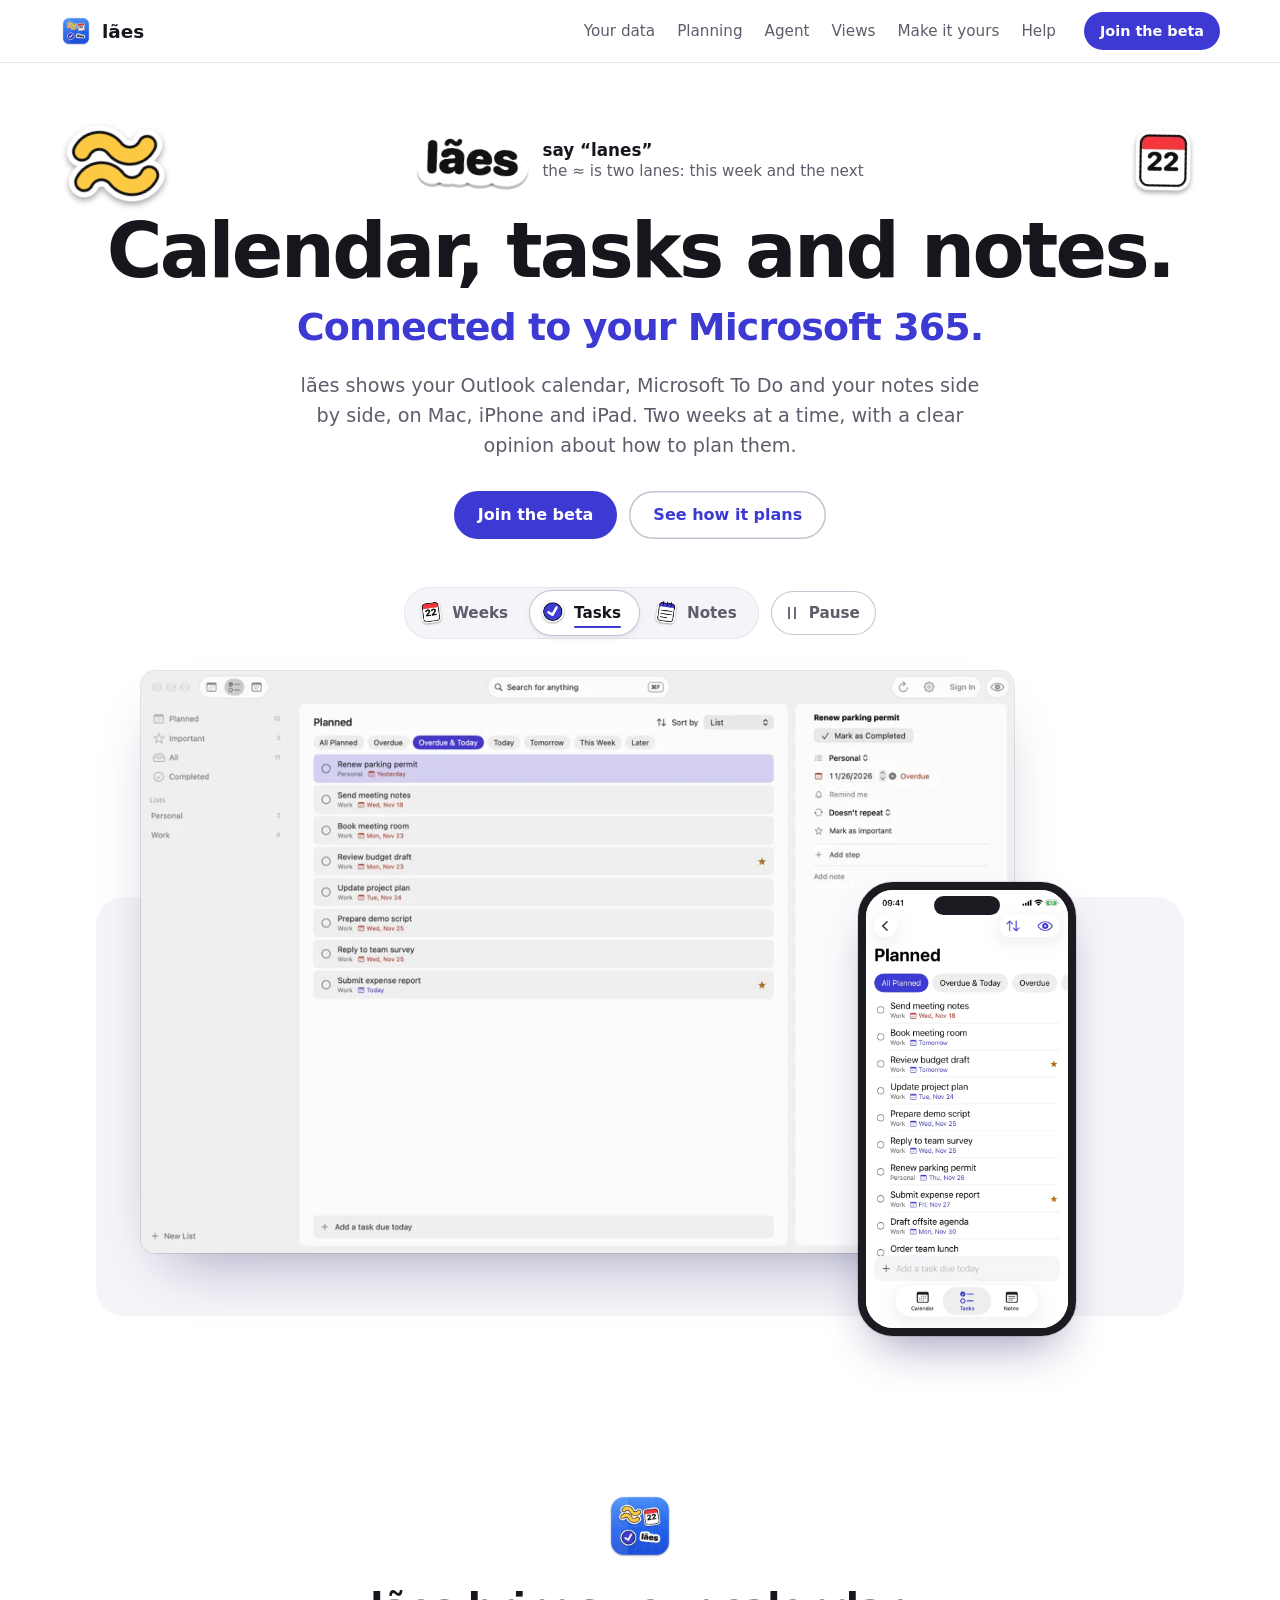
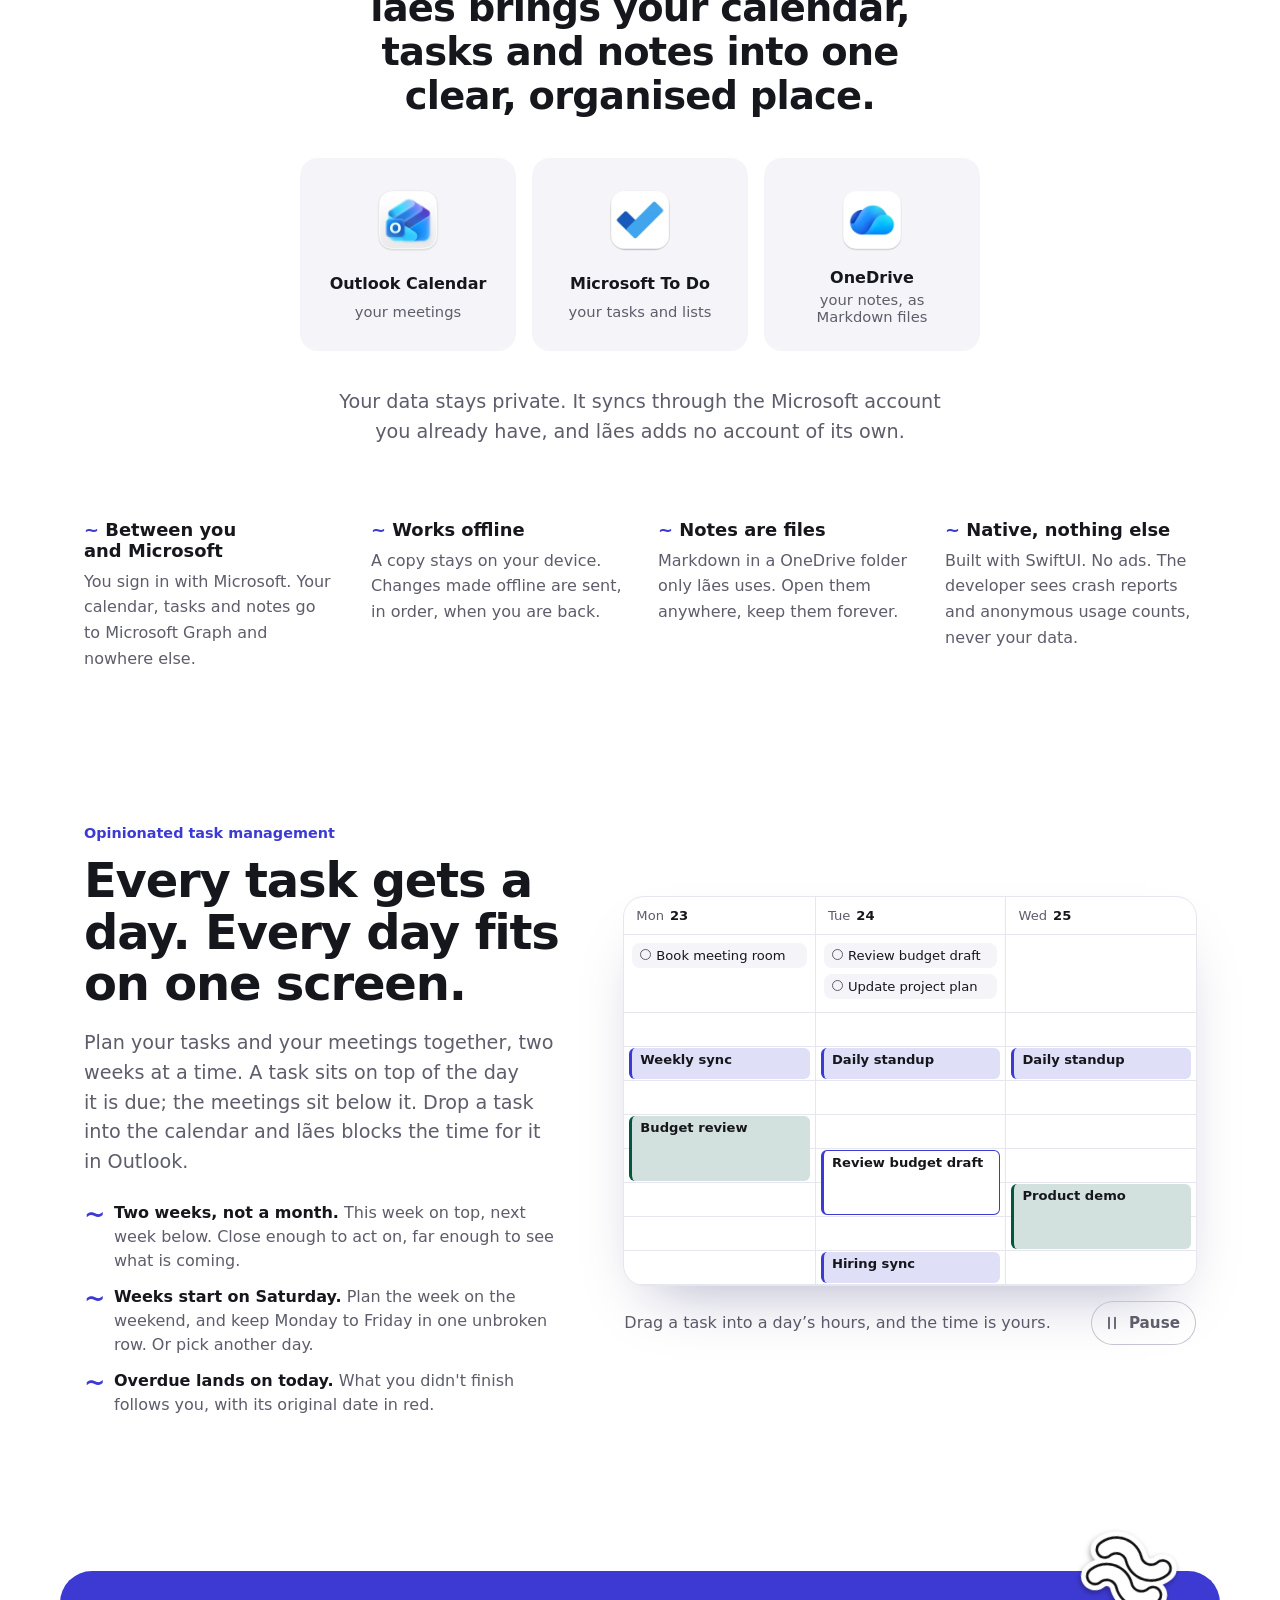
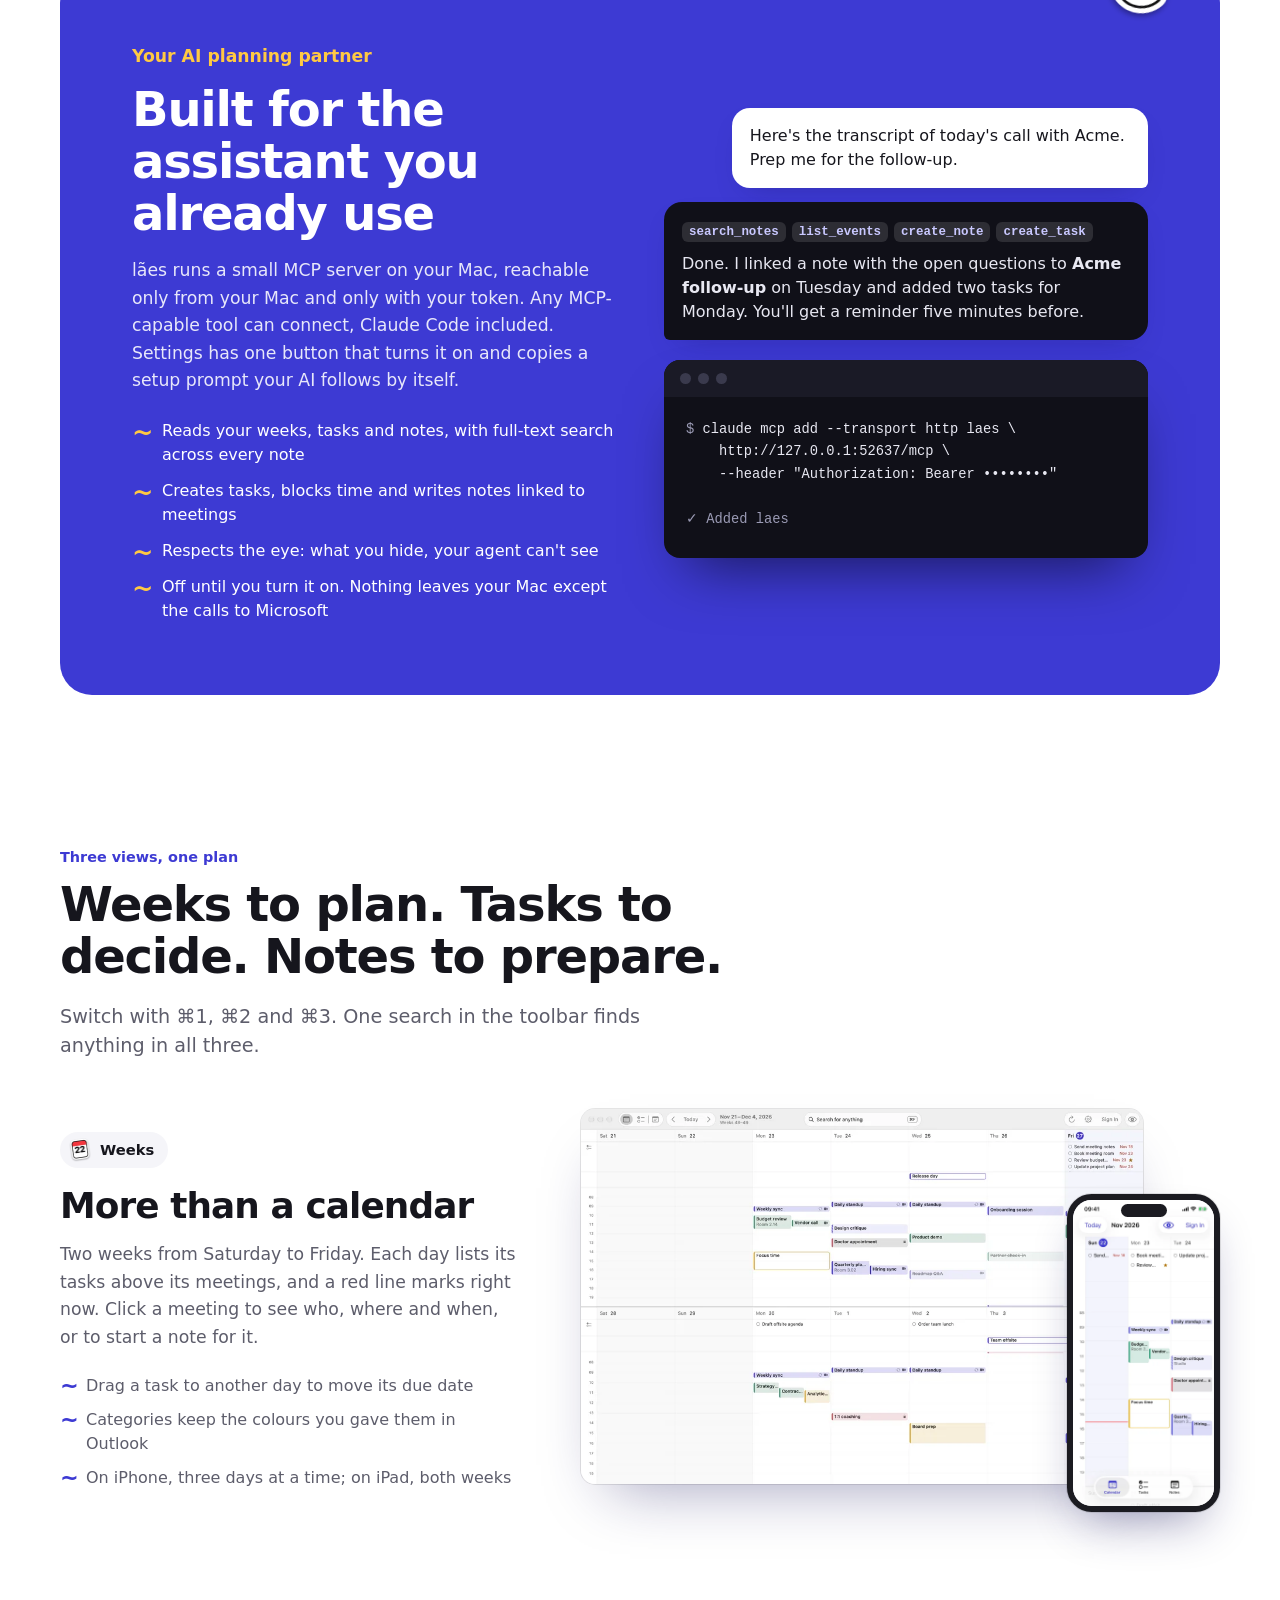
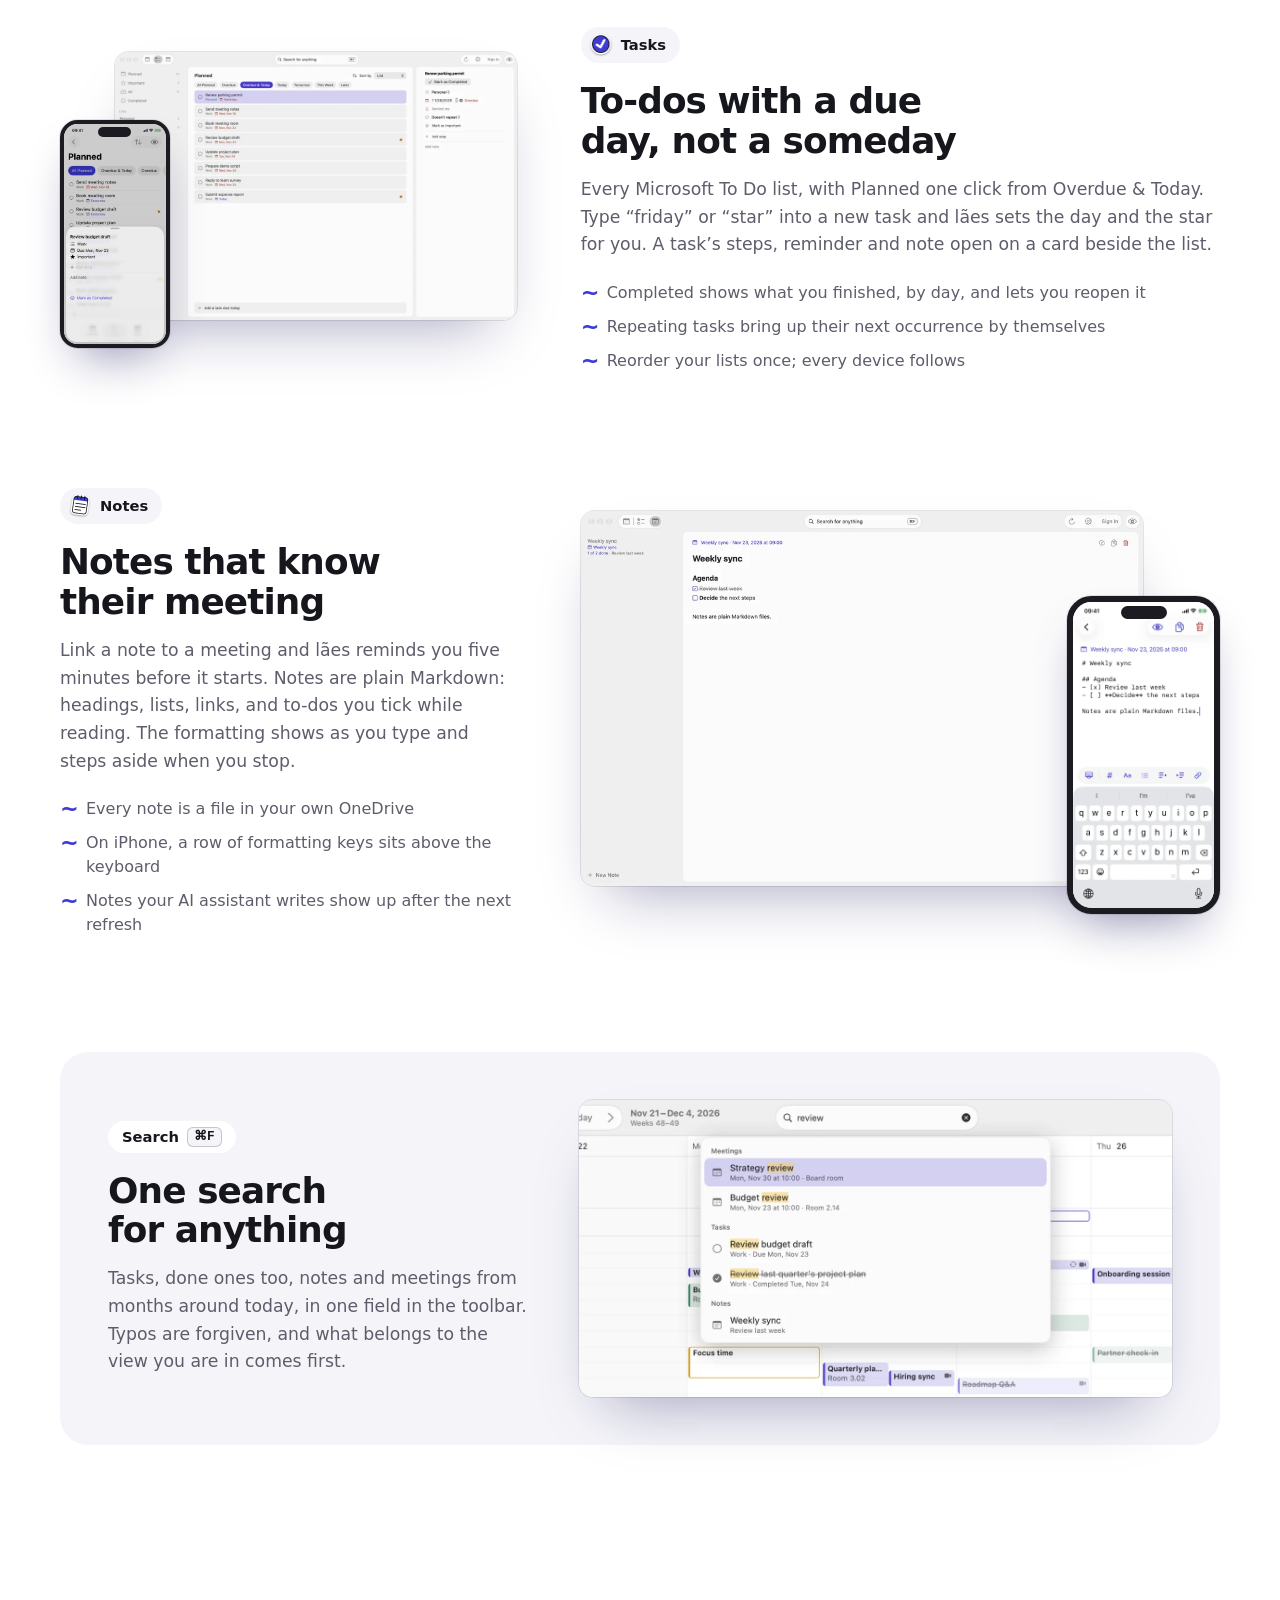
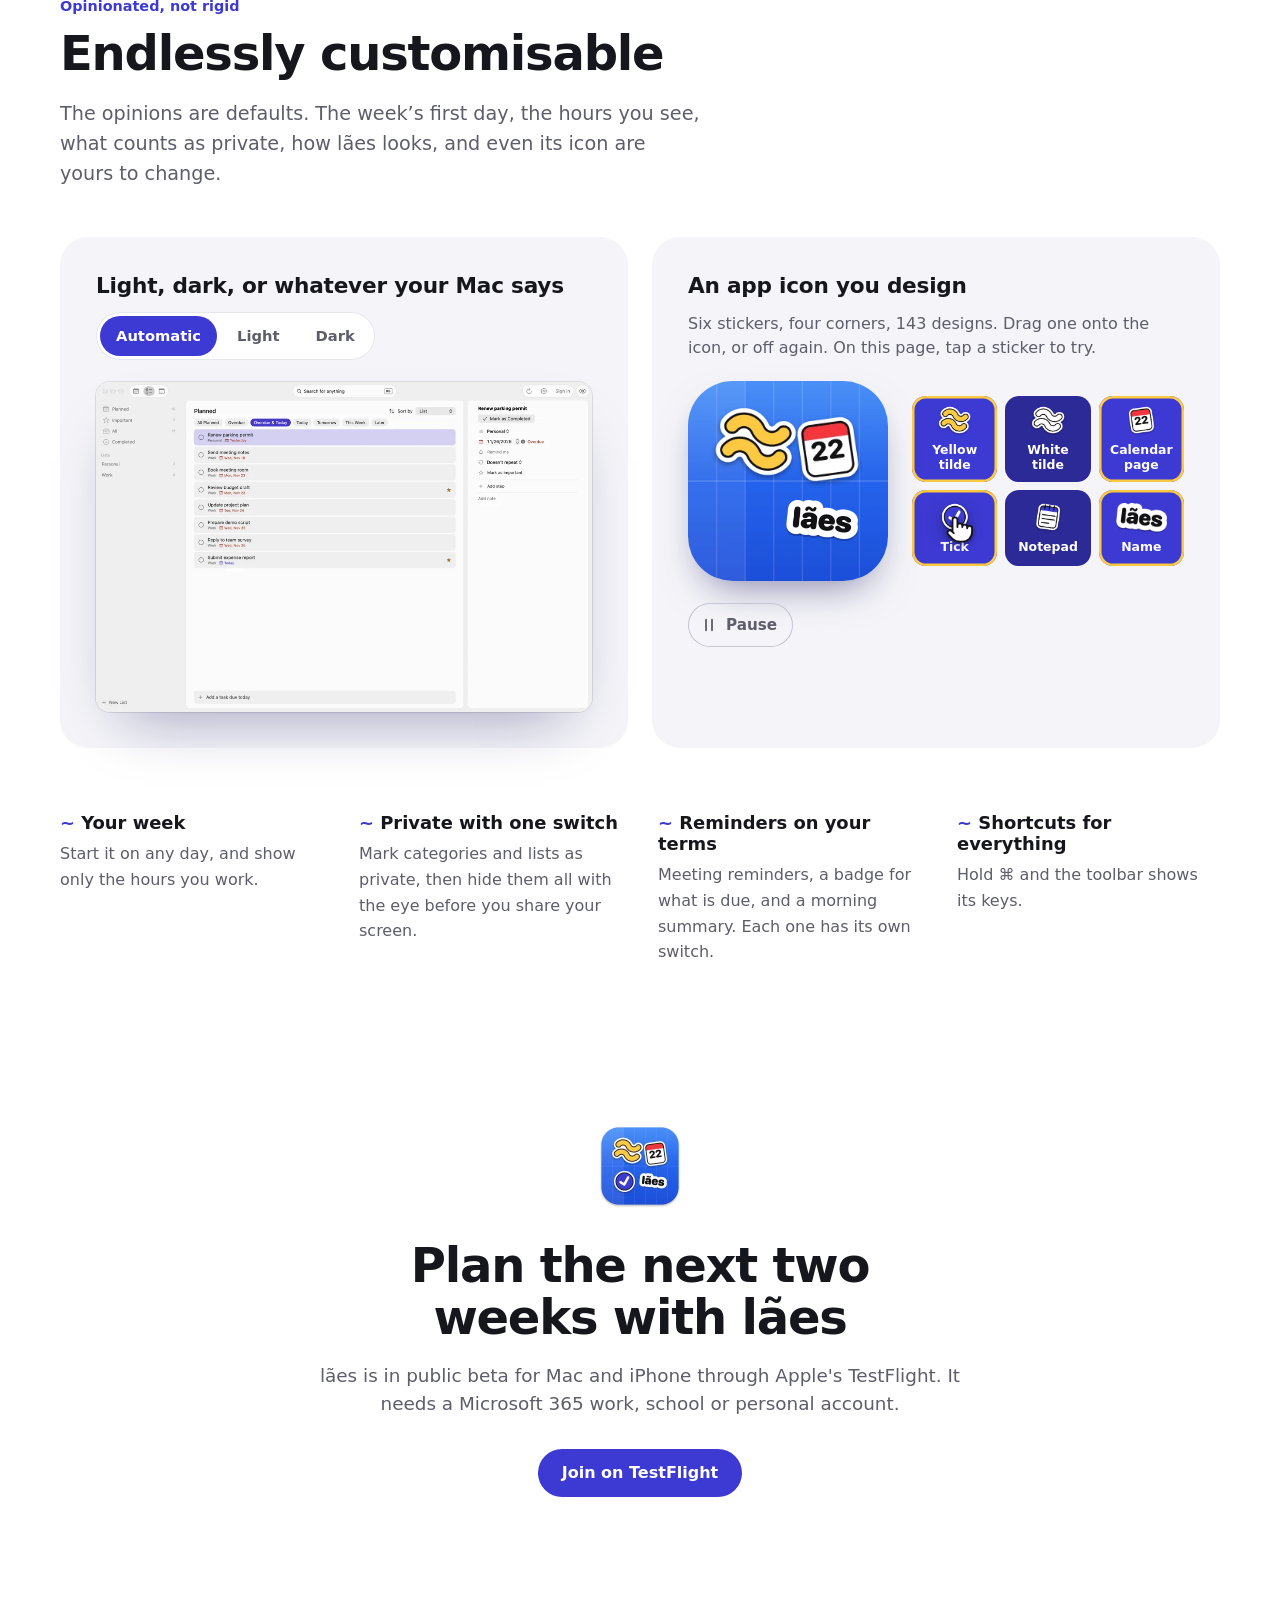
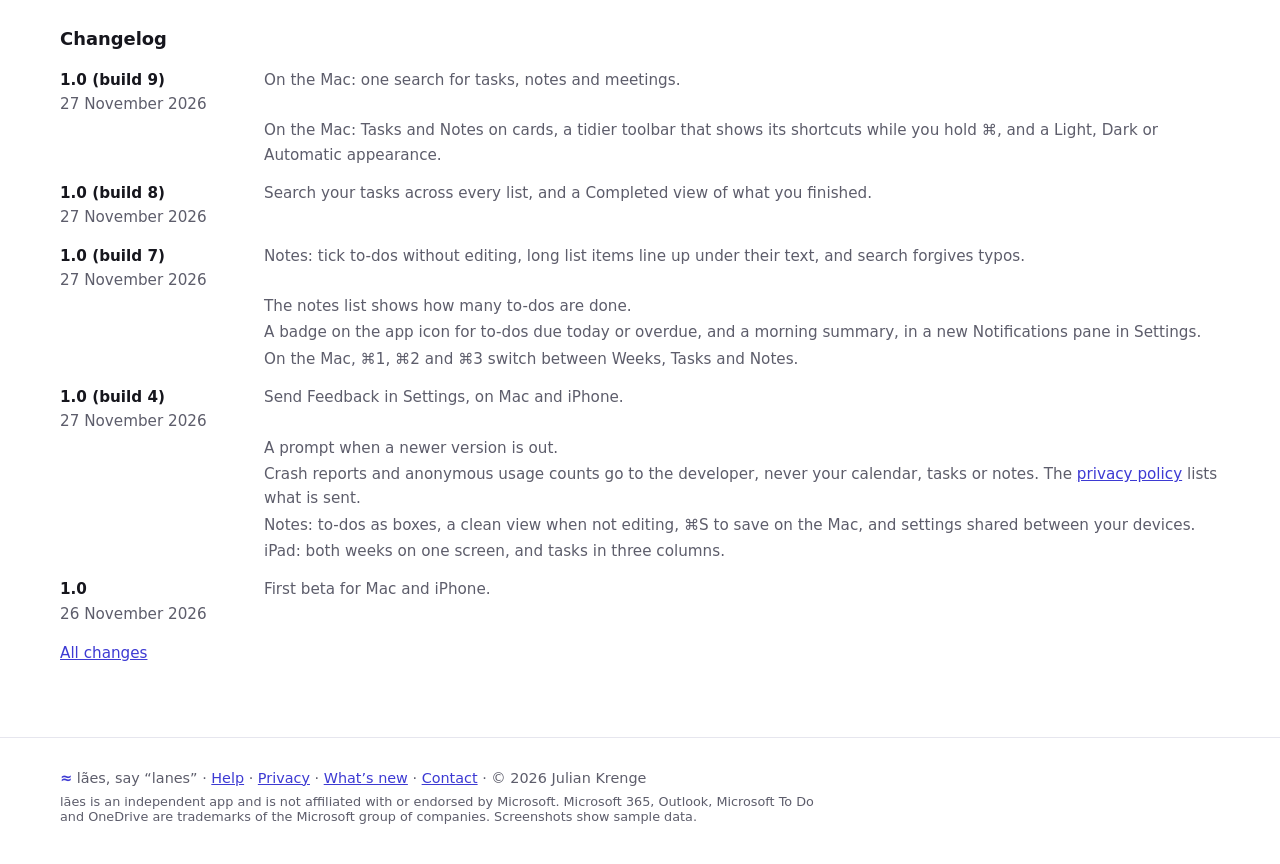
<file: site/index.html>
<!DOCTYPE html>
<html lang="en">
<head>
<meta charset="utf-8">
<meta name="viewport" content="width=device-width, initial-scale=1">
<title>lães (say “lanes”) — calendar, tasks and notes for Microsoft 365</title>
<meta name="description" content="lães, pronounced “lanes”, is one interface for your Outlook calendar, Microsoft To Do tasks and Markdown notes, on Mac, iPhone and iPad. Two weeks at a time, with a built-in MCP server so the AI tools on your Mac can plan with you.">
<meta name="color-scheme" content="light dark">
<meta name="theme-color" content="#ffffff" media="(prefers-color-scheme: light)">
<meta name="theme-color" content="#0e0e13" media="(prefers-color-scheme: dark)">
<link rel="icon" type="image/png" href="img/icon.png">
<link rel="apple-touch-icon" href="img/icon.png">
<link rel="stylesheet" href="style.css">
<script src="hero.js" defer></script>
<script src="demo.js" defer></script>
</head>
<body>

<a class="skip" href="#main">Skip to content</a>

<header class="nav">
  <a class="brand" href="#top">
    <img src="img/icon-192.webp" alt="" width="32" height="32">
    <span>lães</span>
  </a>
  <nav aria-label="Main">
    <a href="#connect">Your data</a>
    <a href="#plan">Planning</a>
    <a href="#agent">Agent</a>
    <a href="#views">Views</a>
    <a href="#custom">Make it yours</a>
    <a class="nav-help" href="help/">Help</a>
  </nav>
  <a class="button small" href="#beta">Join the beta</a>
</header>

<main id="main">

  <!-- Hero -->
  <section class="hero" id="top" aria-labelledby="hero-title">
    <img class="float float-tilde" src="img/sticker-yellow-tilde.webp" alt="" width="240" height="204">
    <img class="float float-page" src="img/sticker-page.webp" alt="" width="91" height="96">

    <p class="name">
      <img src="img/sticker-name.webp" alt="lães" width="280" height="163">
      <span class="say"><b>say “lanes”</b> <span>the <span aria-hidden="true">≈</span> is two lanes: this week and the next</span></span>
    </p>
    <h1 id="hero-title">Calendar, tasks and notes. <span class="accent">Connected to your Microsoft&nbsp;365.</span></h1>
    <p class="lede">lães shows your Outlook calendar, Microsoft To Do and your notes side by side, on Mac, iPhone and iPad. Two weeks at a time, with a clear opinion about how to plan them.</p>
    <div class="cta-row">
      <a class="button" href="#beta">Join the beta</a>
      <a class="button ghost" href="#plan">See how it plans</a>
    </div>

    <section class="showcase" aria-roledescription="carousel" aria-label="lães on Mac and iPhone">
      <div class="showcase-controls">
        <nav class="picker" aria-label="Choose a screen">
          <button type="button" aria-current="true"><img src="img/sticker-page.webp" alt="" width="91" height="96">Weeks</button>
          <button type="button" aria-current="false"><img src="img/sticker-tick.webp" alt="" width="97" height="96">Tasks</button>
          <button type="button" aria-current="false"><img src="img/sticker-notepad.webp" alt="" width="87" height="96">Notes</button>
        </nav>
        <button type="button" class="rotation">
          <svg class="i-pause" viewBox="0 0 24 24" aria-hidden="true"><path d="M8 5v14M16 5v14"/></svg>
          <svg class="i-play" viewBox="0 0 24 24" aria-hidden="true"><path d="M8 5l11 7-11 7z"/></svg>
          <span>Pause</span>
        </button>
      </div>

      <div class="stage">
        <div class="shot is-current" role="group" aria-roledescription="slide" aria-label="Weeks, 1 of 3">
          <div class="mac"><img src="img/mac-weeks-1920.webp" srcset="img/mac-weeks-960.webp 960w, img/mac-weeks-1920.webp 1920w" sizes="(min-width: 1100px) 840px, 84vw" width="1920" height="1280" fetchpriority="high" alt="lães on the Mac: two weeks from Saturday to Friday, each day with its tasks on top and its meetings below, and a search field in the middle of the toolbar."></div>
          <div class="phone"><img src="img/ios-calendar-600.webp" width="600" height="1299" alt="lães on iPhone: three days side by side with the same tasks and meetings."></div>
        </div>
        <div class="shot" role="group" aria-roledescription="slide" aria-label="Tasks, 2 of 3">
          <div class="mac"><img src="img/mac-tasks-1920.webp" srcset="img/mac-tasks-960.webp 960w, img/mac-tasks-1920.webp 1920w" sizes="(min-width: 1100px) 840px, 84vw" width="1920" height="1280" decoding="async" alt="The Tasks view on the Mac: the lists on the left, the Planned tasks on a card, and one task's details on a second card."></div>
          <div class="phone"><img src="img/ios-tasks-600.webp" width="600" height="1299" decoding="async" alt="The same Planned list on iPhone, with the list name and due day in each row."></div>
        </div>
        <div class="shot" role="group" aria-roledescription="slide" aria-label="Notes, 3 of 3">
          <div class="mac"><img src="img/mac-notes-1920.webp" srcset="img/mac-notes-960.webp 960w, img/mac-notes-1920.webp 1920w" sizes="(min-width: 1100px) 840px, 84vw" width="1920" height="1280" decoding="async" alt="A Markdown note on the Mac, linked to the Weekly sync meeting, with its agenda as a checklist."></div>
          <div class="phone"><img src="img/ios-note-600.webp" width="600" height="1299" decoding="async" alt="The same note on iPhone."></div>
        </div>
      </div>

      <p class="visually-hidden" role="status" aria-live="polite"></p>
    </section>
  </section>

  <!-- What it connects -->
  <section class="connect" id="connect" aria-labelledby="connect-title">
    <img class="connect-icon" src="img/icon-192.webp" alt="" width="72" height="72">
    <h2 id="connect-title">lães brings your calendar, tasks and notes into one clear, organised place.</h2>
    <ul class="sources">
      <li>
        <img src="img/ms-outlook.webp" alt="" width="72" height="72" loading="lazy">
        <b>Outlook Calendar</b><span>your meetings</span>
      </li>
      <li>
        <img src="img/ms-todo.webp" alt="" width="72" height="72" loading="lazy">
        <b>Microsoft To Do</b><span>your tasks and lists</span>
      </li>
      <li>
        <img src="img/ms-onedrive.webp" alt="" width="72" height="72" loading="lazy">
        <b>OneDrive</b><span>your notes, as Markdown files</span>
      </li>
    </ul>
    <p class="lede">Your data stays private. It syncs through the Microsoft account you already have, and lães adds no account of its own.</p>
    <div class="facts">
      <div>
        <h3>Between you and Microsoft</h3>
        <p>You sign in with Microsoft. Your calendar, tasks and notes go to Microsoft Graph and nowhere else.</p>
      </div>
      <div>
        <h3>Works offline</h3>
        <p>A copy stays on your device. Changes made offline are sent, in order, when you are back.</p>
      </div>
      <div>
        <h3>Notes are files</h3>
        <p>Markdown in a OneDrive folder only lães uses. Open them anywhere, keep them forever.</p>
      </div>
      <div>
        <h3>Native, nothing else</h3>
        <p>Built with SwiftUI. No ads. The developer sees crash reports and anonymous usage counts, never your data.</p>
      </div>
    </div>
  </section>

  <!-- Opinionated task management -->
  <section class="plan" id="plan" aria-labelledby="plan-title">
    <div class="plan-copy">
      <p class="eyebrow">Opinionated task management</p>
      <h2 id="plan-title">Every task gets a day. Every day fits on one screen.</h2>
      <p class="lede">Plan your tasks and your meetings together, two weeks at a time. A task sits on top of the day it is due; the meetings sit below it. Drop a task into the calendar and lães blocks the time for it in Outlook.</p>
      <ul class="ticks dark-on-light">
        <li><b>Two weeks, not a month.</b> This week on top, next week below. Close enough to act on, far enough to see what is coming.</li>
        <li><b>Weeks start on Saturday.</b> Plan the week on the weekend, and keep Monday to Friday in one unbroken row. Or pick another day.</li>
        <li><b>Overdue lands on today.</b> What you didn't finish follows you, with its original date in red.</li>
      </ul>
    </div>

    <figure class="drop is-playing" aria-labelledby="drop-caption">
      <div class="drop-stage" aria-hidden="true">
        <div class="drop-col">
          <p class="drop-day">Mon <b>23</b></p>
          <div class="drop-tasks"><span class="drop-task">Book meeting room</span></div>
          <div class="drop-hours">
            <span class="drop-event" style="--from: 1; --to: 2">Weekly sync</span>
            <span class="drop-event green" style="--from: 3; --to: 5">Budget review</span>
          </div>
        </div>
        <div class="drop-col">
          <p class="drop-day">Tue <b>24</b></p>
          <div class="drop-tasks"><span class="drop-task">Review budget draft</span><span class="drop-task">Update project plan</span></div>
          <div class="drop-hours">
            <span class="drop-event" style="--from: 1; --to: 2">Daily standup</span>
            <span class="drop-event drop-block" style="--from: 4; --to: 6">Review budget draft</span>
            <span class="drop-event" style="--from: 7; --to: 8">Hiring sync</span>
          </div>
        </div>
        <div class="drop-col">
          <p class="drop-day">Wed <b>25</b></p>
          <div class="drop-tasks"></div>
          <div class="drop-hours">
            <span class="drop-event" style="--from: 1; --to: 2">Daily standup</span>
            <span class="drop-event green" style="--from: 5; --to: 7">Product demo</span>
          </div>
        </div>
        <span class="drop-task drop-flying">Review budget draft</span>
      </div>
      <figcaption id="drop-caption">
        <span>Drag a task into a day’s hours, and the time is yours.</span>
        <button type="button" class="rotation" data-toggle-animation>
          <svg class="i-pause" viewBox="0 0 24 24" aria-hidden="true"><path d="M8 5v14M16 5v14"/></svg>
          <svg class="i-play" viewBox="0 0 24 24" aria-hidden="true"><path d="M8 5l11 7-11 7z"/></svg>
          <span>Pause</span>
        </button>
      </figcaption>
    </figure>
  </section>

  <!-- Agent -->
  <section class="agent" id="agent" aria-labelledby="agent-title">
    <img class="float-agent" src="img/sticker-white-tilde.webp" alt="" width="240" height="204">
    <div class="agent-copy">
      <p class="eyebrow on-dark">Your AI planning partner</p>
      <h2 id="agent-title">Built for the assistant you already use</h2>
      <p>lães runs a small MCP server on your Mac, reachable only from your Mac and only with your token. Any MCP-capable tool can connect, Claude Code included. Settings has one button that turns it on and copies a setup prompt your AI follows by itself.</p>
      <ul class="ticks">
        <li>Reads your weeks, tasks and notes, with full-text search across every note</li>
        <li>Creates tasks, blocks time and writes notes linked to meetings</li>
        <li>Respects the eye: what you hide, your agent can't see</li>
        <li>Off until you turn it on. Nothing leaves your Mac except the calls to Microsoft</li>
      </ul>
    </div>
    <div class="agent-demo">
      <div class="chat" role="group" aria-label="Example conversation with an AI assistant connected to lães">
        <p class="msg you">Here's the transcript of today's call with Acme. Prep me for the follow-up.</p>
        <p class="msg ai"><span class="tool">search_notes</span><span class="tool">list_events</span><span class="tool">create_note</span><span class="tool">create_task</span>
          Done. I linked a note with the open questions to <b>Acme follow-up</b> on Tuesday and added two tasks for Monday. You'll get a reminder five minutes before.</p>
      </div>
      <figure class="terminal" aria-label="Example setup command for Claude Code">
        <div class="term-bar" aria-hidden="true"><span></span><span></span><span></span></div>
<pre tabindex="0"><code><span class="dim">$</span> claude mcp add --transport http laes \
    http://127.0.0.1:52637/mcp \
    --header "Authorization: Bearer ••••••••"

<span class="dim">✓ Added laes</span></code></pre>
      </figure>
    </div>
  </section>

  <!-- The three views -->
  <section class="views" id="views" aria-labelledby="views-title">
    <div class="section-head">
      <p class="eyebrow">Three views, one plan</p>
      <h2 id="views-title">Weeks to plan. Tasks to decide. Notes to prepare.</h2>
      <p class="lede">Switch with ⌘1, ⌘2 and ⌘3. One search in the toolbar finds anything in all three.</p>
    </div>

    <article class="view" aria-labelledby="view-weeks">
      <div class="view-copy">
        <p class="step"><img src="img/sticker-page.webp" alt="" width="91" height="96">Weeks</p>
        <h3 id="view-weeks">More than a calendar</h3>
        <p>Two weeks from Saturday to Friday. Each day lists its tasks above its meetings, and a red line marks right now. Click a meeting to see who, where and when, or to start a note for it.</p>
        <ul class="points">
          <li>Drag a task to another day to move its due date</li>
          <li>Categories keep the colours you gave them in Outlook</li>
          <li>On iPhone, three days at a time; on iPad, both weeks</li>
        </ul>
      </div>
      <div class="view-stage duo">
        <div class="mac"><img src="img/mac-weeks-960.webp" srcset="img/mac-weeks-960.webp 960w, img/mac-weeks-1920.webp 1920w" sizes="(min-width: 1100px) 620px, 90vw" width="1920" height="1280" loading="lazy" alt="The two-week view on the Mac with tasks and meetings for each day."></div>
        <div class="phone"><img src="img/ios-calendar-600.webp" width="600" height="1299" loading="lazy" alt="The iPhone calendar showing three days."></div>
      </div>
    </article>

    <article class="view flip" aria-labelledby="view-tasks">
      <div class="view-copy">
        <p class="step"><img src="img/sticker-tick.webp" alt="" width="97" height="96">Tasks</p>
        <h3 id="view-tasks">To-dos with a due day, not a someday</h3>
        <p>Every Microsoft To Do list, with Planned one click from Overdue &amp; Today. Type “friday” or “star” into a new task and lães sets the day and the star for you. A task’s steps, reminder and note open on a card beside the list.</p>
        <ul class="points">
          <li>Completed shows what you finished, by day, and lets you reopen it</li>
          <li>Repeating tasks bring up their next occurrence by themselves</li>
          <li>Reorder your lists once; every device follows</li>
        </ul>
      </div>
      <div class="view-stage duo">
        <div class="mac"><img src="img/mac-tasks-960.webp" srcset="img/mac-tasks-960.webp 960w, img/mac-tasks-1920.webp 1920w" sizes="(min-width: 1100px) 620px, 90vw" width="1920" height="1280" loading="lazy" alt="The Planned task list on the Mac with one task’s details on a card beside it."></div>
        <div class="phone"><img src="img/ios-drawer-600.webp" width="600" height="1299" loading="lazy" alt="A task's details in a drawer on iPhone."></div>
      </div>
    </article>

    <article class="view" aria-labelledby="view-notes">
      <div class="view-copy">
        <p class="step"><img src="img/sticker-notepad.webp" alt="" width="87" height="96">Notes</p>
        <h3 id="view-notes">Notes that know their meeting</h3>
        <p>Link a note to a meeting and lães reminds you five minutes before it starts. Notes are plain Markdown: headings, lists, links, and to-dos you tick while reading. The formatting shows as you type and steps aside when you stop.</p>
        <ul class="points">
          <li>Every note is a file in your own OneDrive</li>
          <li>On iPhone, a row of formatting keys sits above the keyboard</li>
          <li>Notes your AI assistant writes show up after the next refresh</li>
        </ul>
      </div>
      <div class="view-stage duo">
        <div class="mac"><img src="img/mac-notes-960.webp" srcset="img/mac-notes-960.webp 960w, img/mac-notes-1920.webp 1920w" sizes="(min-width: 1100px) 620px, 90vw" width="1920" height="1280" loading="lazy" alt="A meeting note on the Mac with its agenda as a checklist."></div>
        <div class="phone"><img src="img/ios-markdown-600.webp" width="600" height="1299" loading="lazy" alt="Editing a note's Markdown on iPhone with a formatting bar above the keyboard."></div>
      </div>
    </article>

    <article class="search-band" aria-labelledby="search-title">
      <div>
        <p class="step">Search <kbd>⌘F</kbd></p>
        <h3 id="search-title">One search for anything</h3>
        <p>Tasks, done ones too, notes and meetings from months around today, in one field in the toolbar. Typos are forgiven, and what belongs to the view you are in comes first.</p>
      </div>
      <div class="mac"><img src="img/mac-search-1280.webp" width="1280" height="640" loading="lazy" alt="The search field in the Mac toolbar with results grouped into Meetings, Tasks and Notes."></div>
    </article>
  </section>

  <!-- Customise -->
  <section class="custom" id="custom" aria-labelledby="custom-title">
    <div class="section-head">
      <p class="eyebrow">Opinionated, not rigid</p>
      <h2 id="custom-title">Endlessly customisable</h2>
      <p class="lede">The opinions are defaults. The week’s first day, the hours you see, what counts as private, how lães looks, and even its icon are yours to change.</p>
    </div>

    <div class="custom-grid">
      <div class="lab appearance">
        <h3>Light, dark, or whatever your Mac says</h3>
        <fieldset class="segmented">
          <legend class="visually-hidden">Appearance of the preview</legend>
          <label><input type="radio" name="appearance" value="auto" checked><span>Automatic</span></label>
          <label><input type="radio" name="appearance" value="light"><span>Light</span></label>
          <label><input type="radio" name="appearance" value="dark"><span>Dark</span></label>
        </fieldset>
        <div class="mac appearance-shots">
          <img class="light" src="img/mac-tasks-960.webp" width="960" height="640" loading="lazy" alt="lães in its light appearance.">
          <img class="dark" src="img/mac-tasks-dark-960.webp" width="960" height="640" loading="lazy" alt="lães in its dark appearance.">
        </div>
      </div>

      <div class="lab icon-lab">
        <h3>An app icon you design</h3>
        <p>Six stickers, four corners, 143 designs. Drag one onto the icon, or off again. On this page, tap a sticker to try.</p>
        <div class="icon-row">
          <div class="icon-plate" role="img" aria-label="The lães app icon with a yellow tilde, a calendar page, a tick and the name.">
            <img src="img/icon-plate.webp" alt="" width="512" height="512" loading="lazy">
            <img class="on" src="img/sticker-yellow-tilde.webp" alt="" style="left:11.52%;top:12.3%;width:44.63%">
            <img class="on" src="img/sticker-page.webp" alt="" style="left:52.73%;top:16.8%;width:34.77%">
            <img class="on" src="img/sticker-tick.webp" alt="" style="left:14.3%;top:55.24%;width:31.93%">
            <img class="on" src="img/sticker-name.webp" alt="" style="left:49.02%;top:59.29%;width:35.74%">
          </div>
          <div class="tray" role="group" aria-label="Stickers">
            <button type="button" data-sticker="yellowTilde" aria-pressed="true"><img src="img/sticker-yellow-tilde.webp" alt="" width="240" height="204">Yellow tilde</button>
            <button type="button" data-sticker="whiteTilde" aria-pressed="false"><img src="img/sticker-white-tilde.webp" alt="" width="240" height="204">White tilde</button>
            <button type="button" data-sticker="page" aria-pressed="true"><img src="img/sticker-page.webp" alt="" width="91" height="96">Calendar page</button>
            <button type="button" data-sticker="tick" aria-pressed="true"><img src="img/sticker-tick.webp" alt="" width="97" height="96">Tick</button>
            <button type="button" data-sticker="notepad" aria-pressed="false"><img src="img/sticker-notepad.webp" alt="" width="87" height="96">Notepad</button>
            <button type="button" data-sticker="name" aria-pressed="true"><img src="img/sticker-name.webp" alt="" width="280" height="163">Name</button>
          </div>
          <!-- The hand is Lucide's "pointer" (ISC licence), filled. -->
          <svg class="hand" viewBox="0 0 24 24" aria-hidden="true">
            <path class="fill" d="M6 14V4a2 2 0 0 1 4 0v5a2 2 0 0 1 4 0v1a2 2 0 0 1 4 0v1a2 2 0 0 1 4 0v3a8 8 0 0 1-8 8h-2c-2.8 0-4.5-.86-5.99-2.34l-3.6-3.6a2 2 0 0 1 2.83-2.82L7 15z"/>
            <path class="line" d="M22 14a8 8 0 0 1-8 8M18 11v-1a2 2 0 0 0-2-2 2 2 0 0 0-2 2M14 10V9a2 2 0 0 0-2-2 2 2 0 0 0-2 2v1M10 9.5V4a2 2 0 0 0-2-2 2 2 0 0 0-2 2v10M18 11a2 2 0 1 1 4 0v3a8 8 0 0 1-8 8h-2c-2.8 0-4.5-.86-5.99-2.34l-3.6-3.6a2 2 0 0 1 2.83-2.82L7 15"/>
          </svg>
        </div>
        <button type="button" class="rotation" data-toggle-animation>
          <svg class="i-pause" viewBox="0 0 24 24" aria-hidden="true"><path d="M8 5v14M16 5v14"/></svg>
          <svg class="i-play" viewBox="0 0 24 24" aria-hidden="true"><path d="M8 5l11 7-11 7z"/></svg>
          <span>Pause</span>
        </button>
        <p class="visually-hidden" role="status" aria-live="polite"></p>
      </div>
    </div>

    <dl class="settings-list">
      <div><dt>Your week</dt><dd>Start it on any day, and show only the hours you work.</dd></div>
      <div><dt>Private with one switch</dt><dd>Mark categories and lists as private, then hide them all with the eye before you share your screen.</dd></div>
      <div><dt>Reminders on your terms</dt><dd>Meeting reminders, a badge for what is due, and a morning summary. Each one has its own switch.</dd></div>
      <div><dt>Shortcuts for everything</dt><dd>Hold ⌘ and the toolbar shows its keys.</dd></div>
    </dl>
  </section>

  <!-- Beta -->
  <section class="beta" id="beta" aria-labelledby="beta-title">
    <img src="img/icon-192.webp" alt="" width="96" height="96">
    <h2 id="beta-title">Plan the next two weeks with lães</h2>
    <p>lães is in public beta for Mac and iPhone through Apple's TestFlight. It needs a Microsoft 365 work, school or personal account.</p>
    <a class="button" href="https://testflight.apple.com/join/f6QjPT1S">Join on TestFlight</a>
  </section>

  <!-- Changelog: newest first. When a build goes out, give "Next build" its version and date. -->
  <section class="changelog" id="changelog" aria-labelledby="changelog-title">
    <h2 id="changelog-title">Changelog</h2>
    <dl>
      <div>
        <dt>1.0 (build 9) <time datetime="2026-11-27">27 November 2026</time></dt>
        <dd>On the Mac: one search for tasks, notes and meetings.</dd>
        <dd>On the Mac: Tasks and Notes on cards, a tidier toolbar that shows its shortcuts while you hold ⌘, and a Light, Dark or Automatic appearance.</dd>
      </div>
      <div>
        <dt>1.0 (build 8) <time datetime="2026-11-27">27 November 2026</time></dt>
        <dd>Search your tasks across every list, and a Completed view of what you finished.</dd>
      </div>
      <div>
        <dt>1.0 (build 7) <time datetime="2026-11-27">27 November 2026</time></dt>
        <dd>Notes: tick to-dos without editing, long list items line up under their text, and search forgives typos.</dd>
        <dd>The notes list shows how many to-dos are done.</dd>
        <dd>A badge on the app icon for to-dos due today or overdue, and a morning summary, in a new Notifications pane in Settings.</dd>
        <dd>On the Mac, ⌘1, ⌘2 and ⌘3 switch between Weeks, Tasks and Notes.</dd>
      </div>
      <div>
        <dt>1.0 (build 4) <time datetime="2026-11-27">27 November 2026</time></dt>
        <dd>Send Feedback in Settings, on Mac and iPhone.</dd>
        <dd>A prompt when a newer version is out.</dd>
        <dd>Crash reports and anonymous usage counts go to the developer, never your calendar, tasks or notes. The <a href="privacy/">privacy policy</a> lists what is sent.</dd>
        <dd>Notes: to-dos as boxes, a clean view when not editing, ⌘S to save on the Mac, and settings shared between your devices.</dd>
        <dd>iPad: both weeks on one screen, and tasks in three columns.</dd>
      </div>
      <div>
        <dt>1.0 <time datetime="2026-11-26">26 November 2026</time></dt>
        <dd>First beta for Mac and iPhone.</dd>
      </div>
    </dl>
    <p><a href="changelog/">All changes</a></p>
  </section>

</main>

<footer class="footer">
  <p><span class="tilde" aria-hidden="true">≈</span> lães, say “lanes” · <a href="help/">Help</a> · <a href="privacy/">Privacy</a> · <a href="changelog/">What’s new</a> · <a href="help/#getting-help">Contact</a> · © 2026 Julian Krenge</p>
  <p class="fine">lães is an independent app and is not affiliated with or endorsed by Microsoft. Microsoft 365, Outlook, Microsoft To Do and OneDrive are trademarks of the Microsoft group of companies. Screenshots show sample data.</p>
</footer>


</body>
</html>
</file>
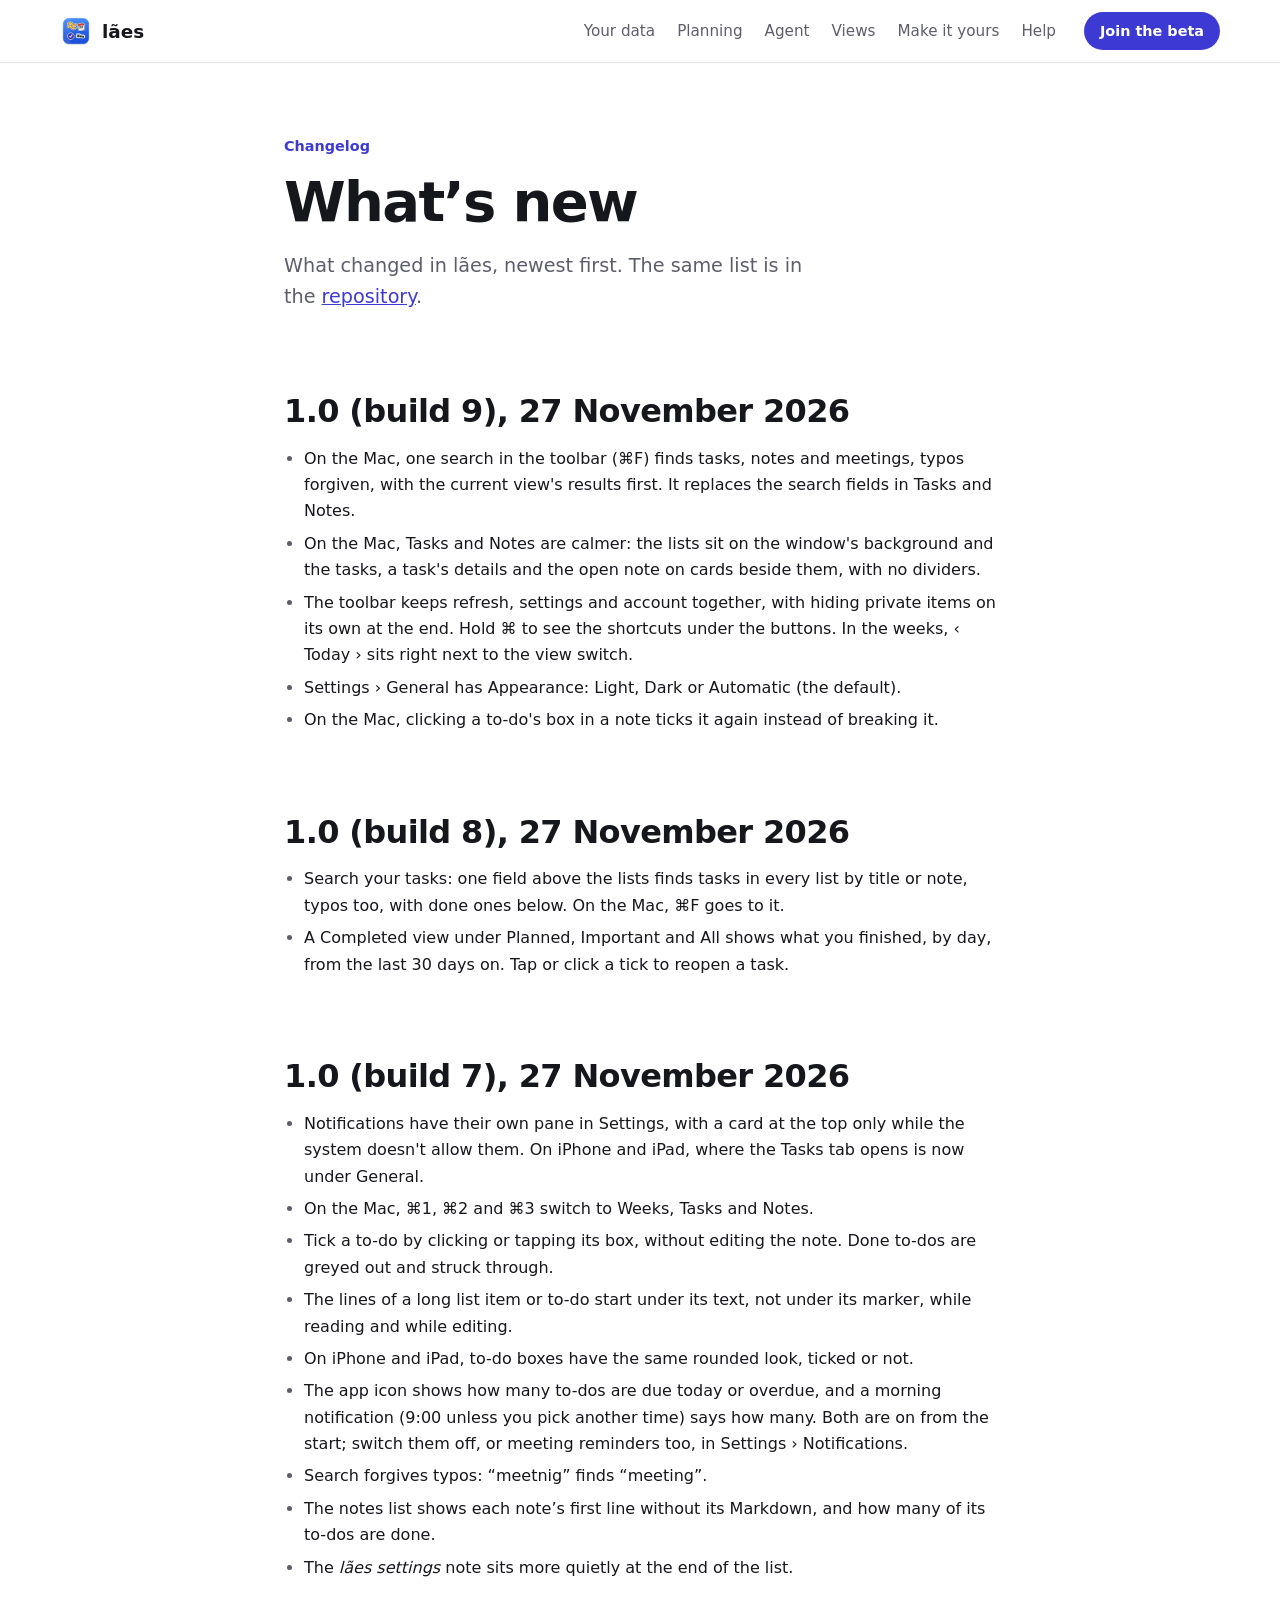
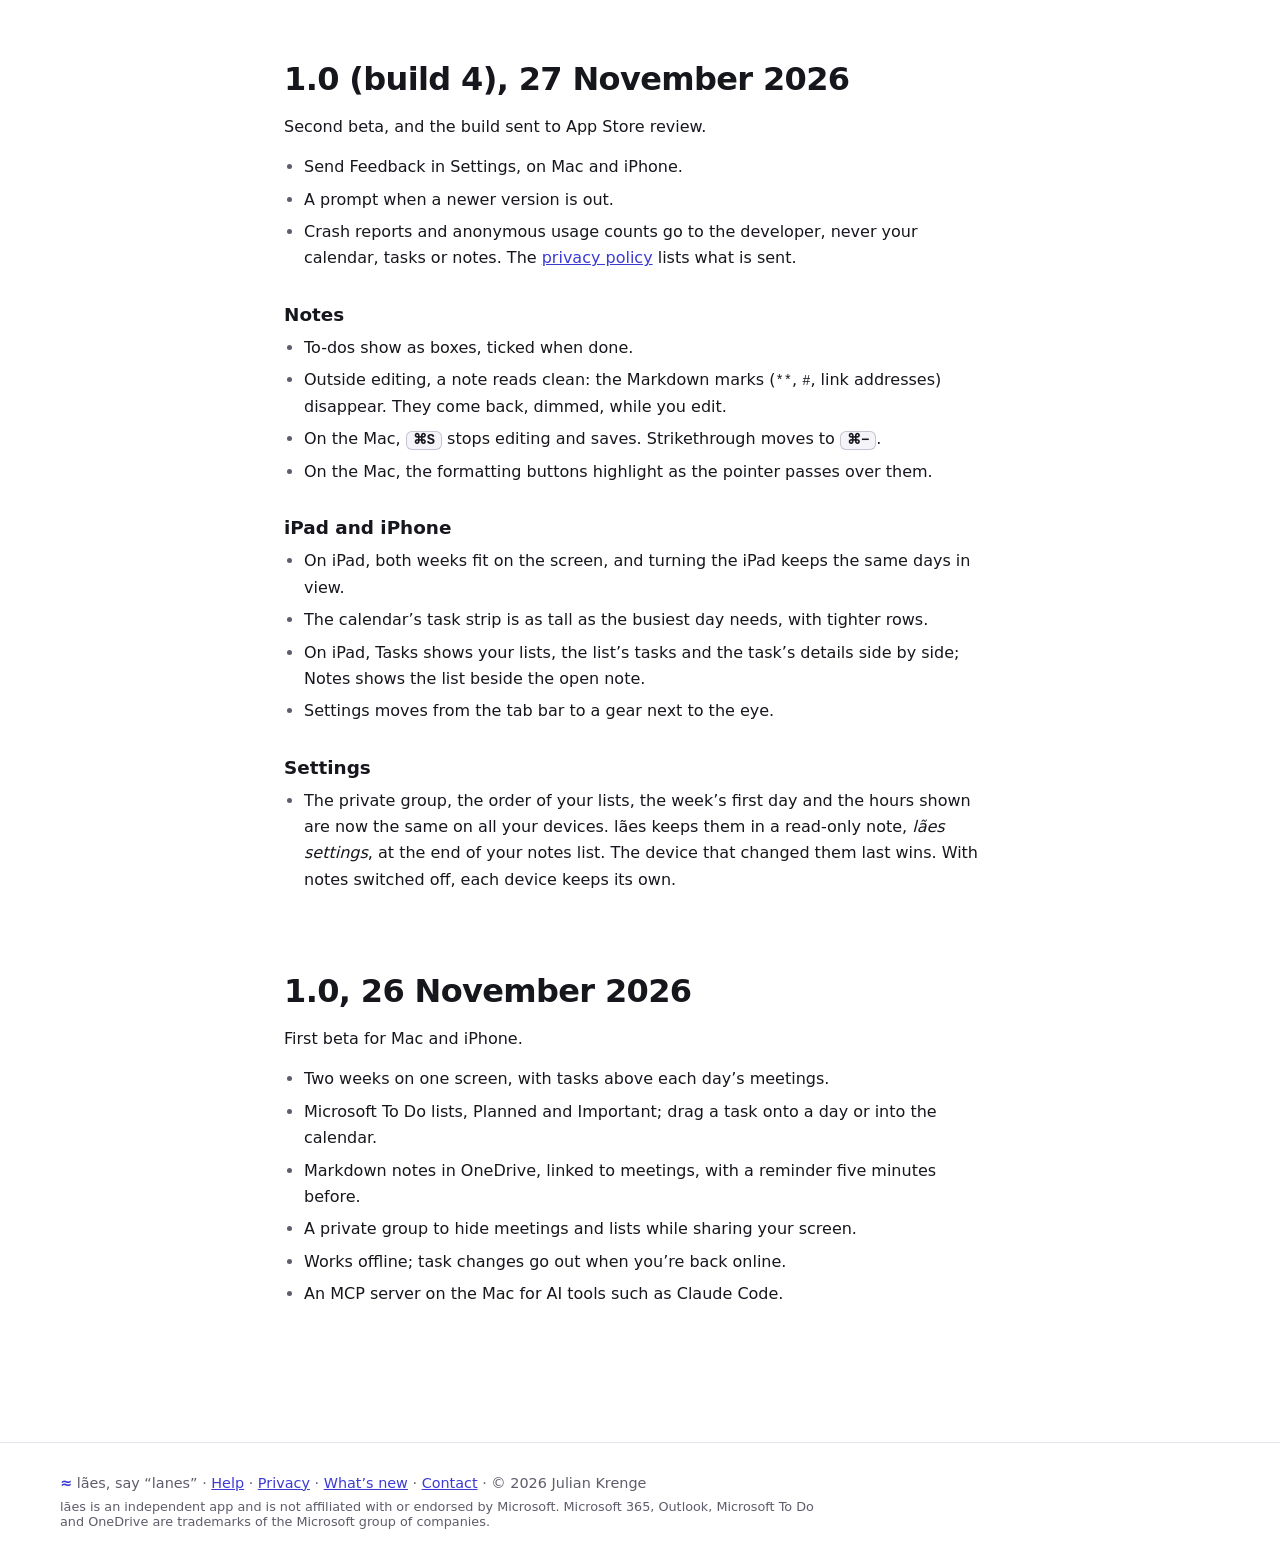
<file: site/changelog/index.html>
<!DOCTYPE html>
<html lang="en">
<head>
<meta charset="utf-8">
<meta name="viewport" content="width=device-width, initial-scale=1">
<title>What's new — lães (say “lanes”)</title>
<meta name="description" content="What changed in lães for Mac and iPhone, newest first.">
<meta name="color-scheme" content="light dark">
<meta name="theme-color" content="#ffffff" media="(prefers-color-scheme: light)">
<meta name="theme-color" content="#0e0e13" media="(prefers-color-scheme: dark)">
<link rel="icon" type="image/png" href="../img/icon.png">
<link rel="apple-touch-icon" href="../img/icon.png">
<link rel="stylesheet" href="../style.css">
</head>
<body>

<a class="skip" href="#main">Skip to content</a>

<header class="nav">
  <a class="brand" href="../">
    <img src="../img/icon-192.webp" alt="" width="32" height="32">
    <span>lães</span>
  </a>
  <nav aria-label="Main">
    <a href="../#connect">Your data</a>
    <a href="../#plan">Planning</a>
    <a href="../#agent">Agent</a>
    <a href="../#views">Views</a>
    <a href="../#custom">Make it yours</a>
    <a class="nav-help" href="../help/">Help</a>
  </nav>
  <a class="button small" href="../#beta">Join the beta</a>
</header>

<main id="main" class="doc">

  <div class="doc-head">
    <p class="eyebrow">Changelog</p>
    <h1>What’s new</h1>
    <p class="lede">What changed in lães, newest first. The same list is in the <a href="https://github.com/jkrenge/laes/blob/main/CHANGELOG.md">repository</a>.</p>
  </div>

  <section id="v1-0-9" aria-labelledby="v1-0-9-title">
    <h2 id="v1-0-9-title">1.0 (build 9), 27 November 2026</h2>
    <ul>
      <li>On the Mac, one search in the toolbar (⌘F) finds tasks, notes and meetings, typos forgiven, with the current view's results first. It replaces the search fields in Tasks and Notes.</li>
      <li>On the Mac, Tasks and Notes are calmer: the lists sit on the window's background and the tasks, a task's details and the open note on cards beside them, with no dividers.</li>
      <li>The toolbar keeps refresh, settings and account together, with hiding private items on its own at the end. Hold ⌘ to see the shortcuts under the buttons. In the weeks, ‹ Today › sits right next to the view switch.</li>
      <li>Settings › General has Appearance: Light, Dark or Automatic (the default).</li>
      <li>On the Mac, clicking a to-do's box in a note ticks it again instead of breaking it.</li>
    </ul>
  </section>

  <section id="v1-0-8" aria-labelledby="v1-0-8-title">
    <h2 id="v1-0-8-title">1.0 (build 8), 27 November 2026</h2>
    <ul>
      <li>Search your tasks: one field above the lists finds tasks in every list by title or note, typos too, with done ones below. On the Mac, ⌘F goes to it.</li>
      <li>A Completed view under Planned, Important and All shows what you finished, by day, from the last 30 days on. Tap or click a tick to reopen a task.</li>
    </ul>
  </section>

  <section id="v1-0-7" aria-labelledby="v1-0-7-title">
    <h2 id="v1-0-7-title">1.0 (build 7), 27 November 2026</h2>
    <ul>
      <li>Notifications have their own pane in Settings, with a card at the top only while the system doesn't allow them. On iPhone and iPad, where the Tasks tab opens is now under General.</li>
      <li>On the Mac, ⌘1, ⌘2 and ⌘3 switch to Weeks, Tasks and Notes.</li>
      <li>Tick a to-do by clicking or tapping its box, without editing the note. Done to-dos are greyed out and struck through.</li>
      <li>The lines of a long list item or to-do start under its text, not under its marker, while reading and while editing.</li>
      <li>On iPhone and iPad, to-do boxes have the same rounded look, ticked or not.</li>
      <li>The app icon shows how many to-dos are due today or overdue, and a morning notification (9:00 unless you pick another time) says how many. Both are on from the start; switch them off, or meeting reminders too, in Settings › Notifications.</li>
      <li>Search forgives typos: “meetnig” finds “meeting”.</li>
      <li>The notes list shows each note’s first line without its Markdown, and how many of its to-dos are done.</li>
      <li>The <em>lães settings</em> note sits more quietly at the end of the list.</li>
    </ul>
  </section>

  <section id="v1-0-4" aria-labelledby="v1-0-4-title">
    <h2 id="v1-0-4-title">1.0 (build 4), 27 November 2026</h2>
    <p>Second beta, and the build sent to App Store review.</p>
    <ul>
      <li>Send Feedback in Settings, on Mac and iPhone.</li>
      <li>A prompt when a newer version is out.</li>
      <li>Crash reports and anonymous usage counts go to the developer, never your calendar, tasks or notes. The <a href="../privacy/">privacy policy</a> lists what is sent.</li>
    </ul>
    <h3>Notes</h3>
    <ul>
      <li>To-dos show as boxes, ticked when done.</li>
      <li>Outside editing, a note reads clean: the Markdown marks (<code>**</code>, <code>#</code>, link addresses) disappear. They come back, dimmed, while you edit.</li>
      <li>On the Mac, <kbd>⌘S</kbd> stops editing and saves. Strikethrough moves to <kbd>⌘−</kbd>.</li>
      <li>On the Mac, the formatting buttons highlight as the pointer passes over them.</li>
    </ul>
    <h3>iPad and iPhone</h3>
    <ul>
      <li>On iPad, both weeks fit on the screen, and turning the iPad keeps the same days in view.</li>
      <li>The calendar’s task strip is as tall as the busiest day needs, with tighter rows.</li>
      <li>On iPad, Tasks shows your lists, the list’s tasks and the task’s details side by side; Notes shows the list beside the open note.</li>
      <li>Settings moves from the tab bar to a gear next to the eye.</li>
    </ul>
    <h3>Settings</h3>
    <ul>
      <li>The private group, the order of your lists, the week’s first day and the hours shown are now the same on all your devices. lães keeps them in a read-only note, <em>lães settings</em>, at the end of your notes list. The device that changed them last wins. With notes switched off, each device keeps its own.</li>
    </ul>
  </section>

  <section id="v1-0" aria-labelledby="v1-0-title">
    <h2 id="v1-0-title">1.0, 26 November 2026</h2>
    <p>First beta for Mac and iPhone.</p>
    <ul>
      <li>Two weeks on one screen, with tasks above each day’s meetings.</li>
      <li>Microsoft To Do lists, Planned and Important; drag a task onto a day or into the calendar.</li>
      <li>Markdown notes in OneDrive, linked to meetings, with a reminder five minutes before.</li>
      <li>A private group to hide meetings and lists while sharing your screen.</li>
      <li>Works offline; task changes go out when you’re back online.</li>
      <li>An MCP server on the Mac for AI tools such as Claude Code.</li>
    </ul>
  </section>

</main>

<footer class="footer">
  <p><span class="tilde" aria-hidden="true">≈</span> lães, say “lanes” · <a href="../help/">Help</a> · <a href="../privacy/">Privacy</a> · <a href="./" aria-current="page">What’s new</a> · <a href="../help/#getting-help">Contact</a> · © 2026 Julian Krenge</p>
  <p class="fine">lães is an independent app and is not affiliated with or endorsed by Microsoft. Microsoft 365, Outlook, Microsoft To Do and OneDrive are trademarks of the Microsoft group of companies.</p>
</footer>

</body>
</html>
</file>
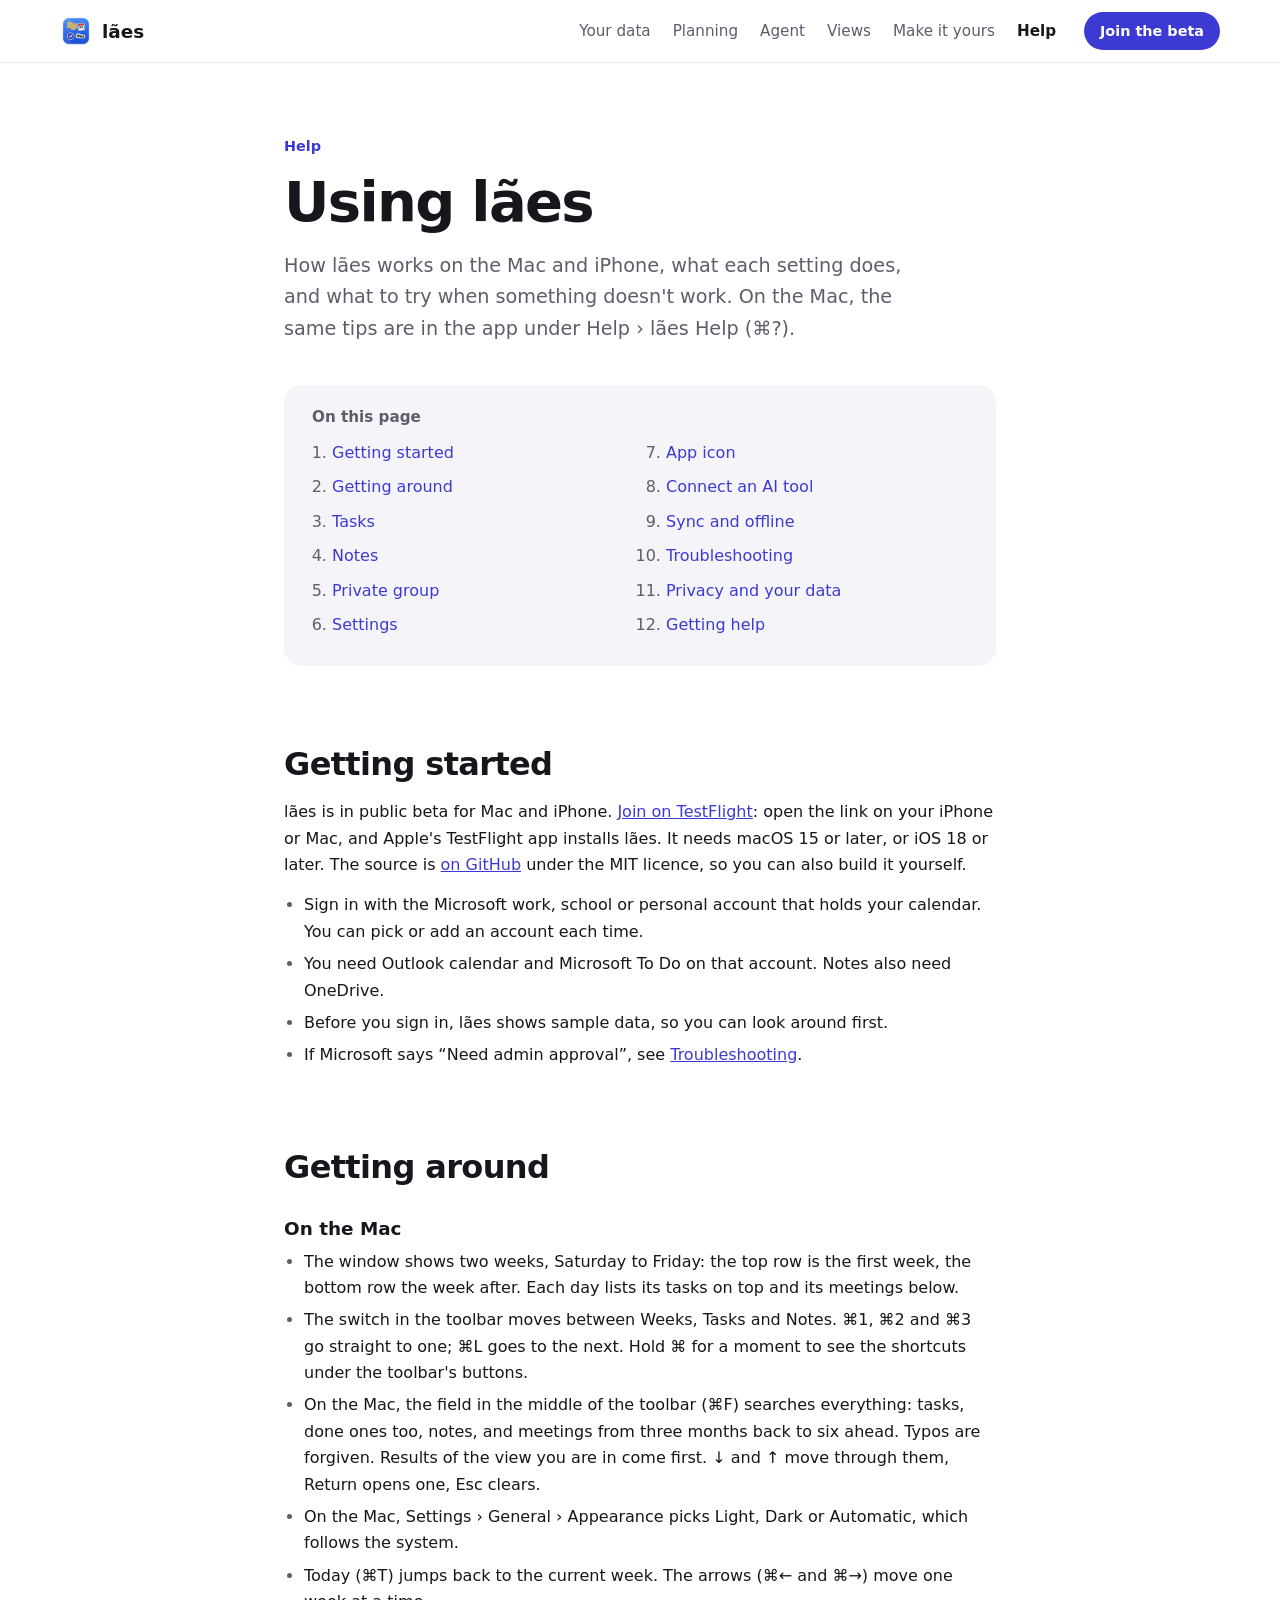
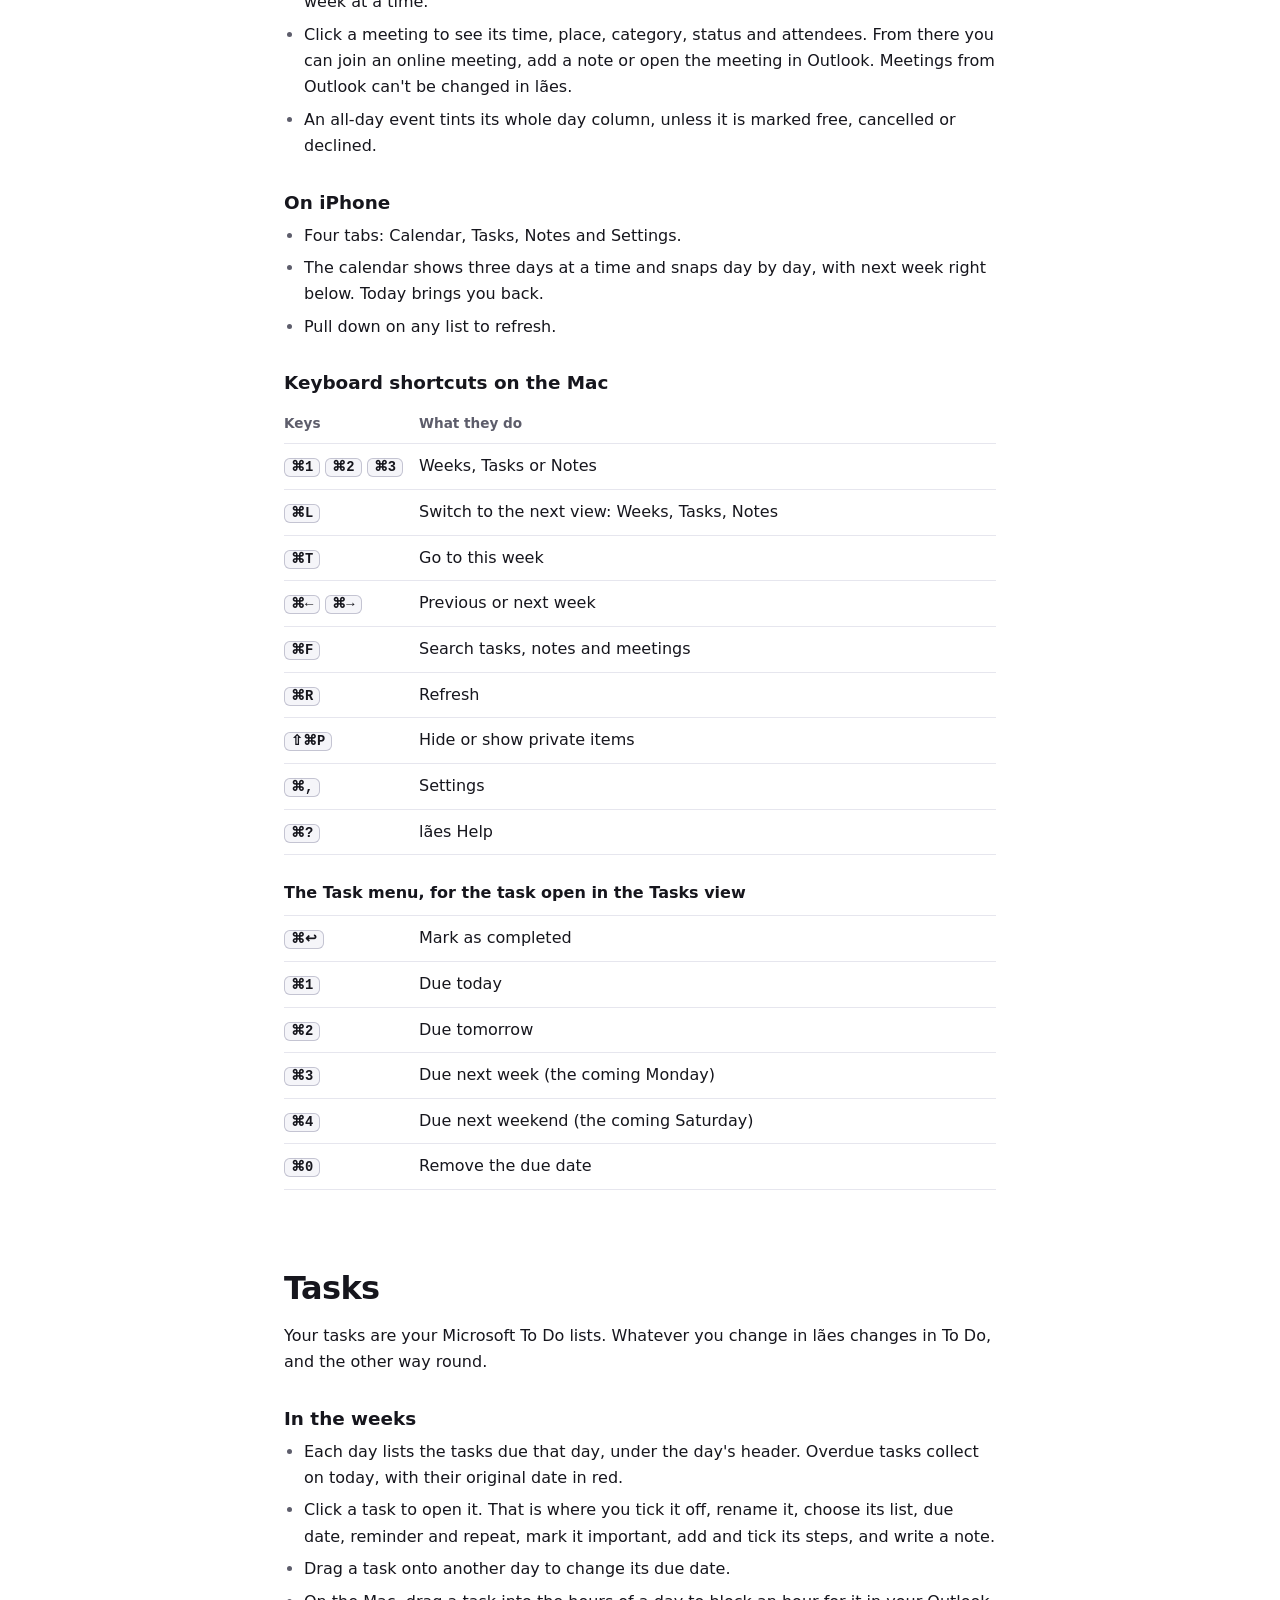
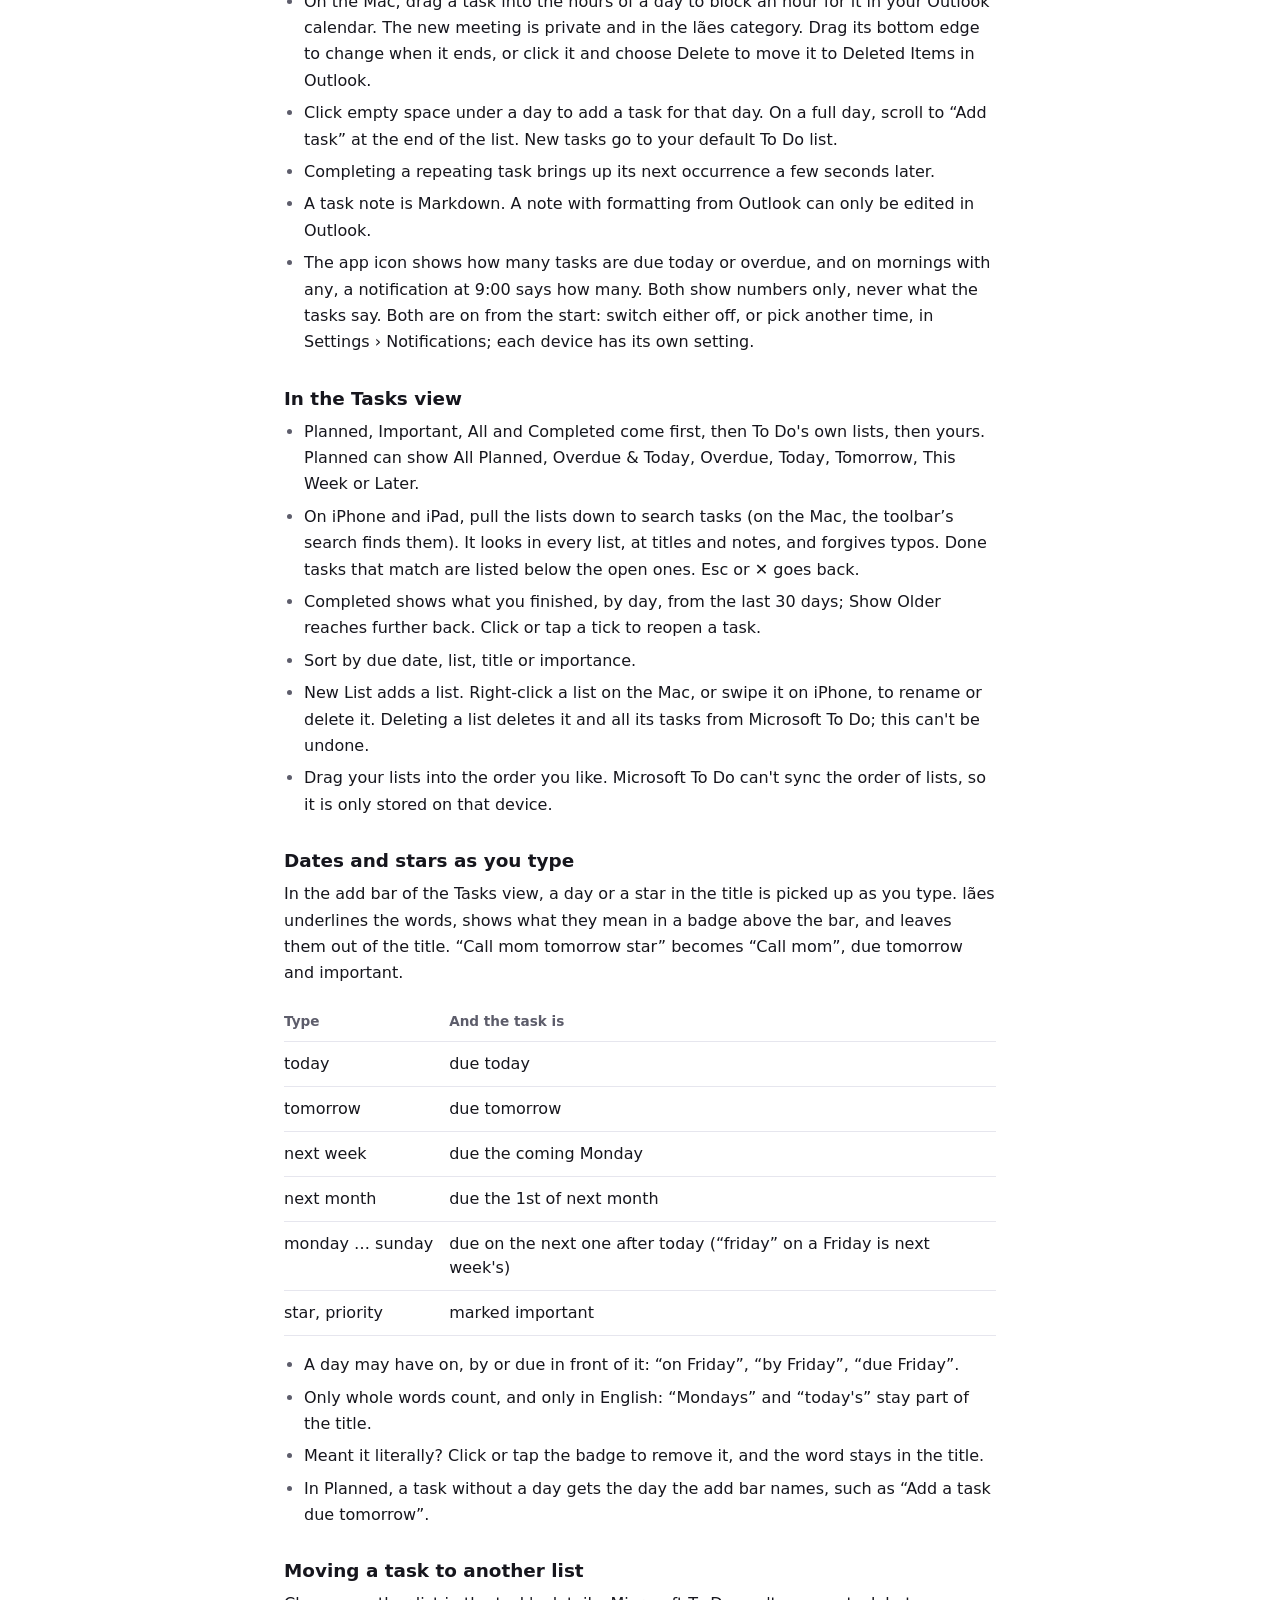
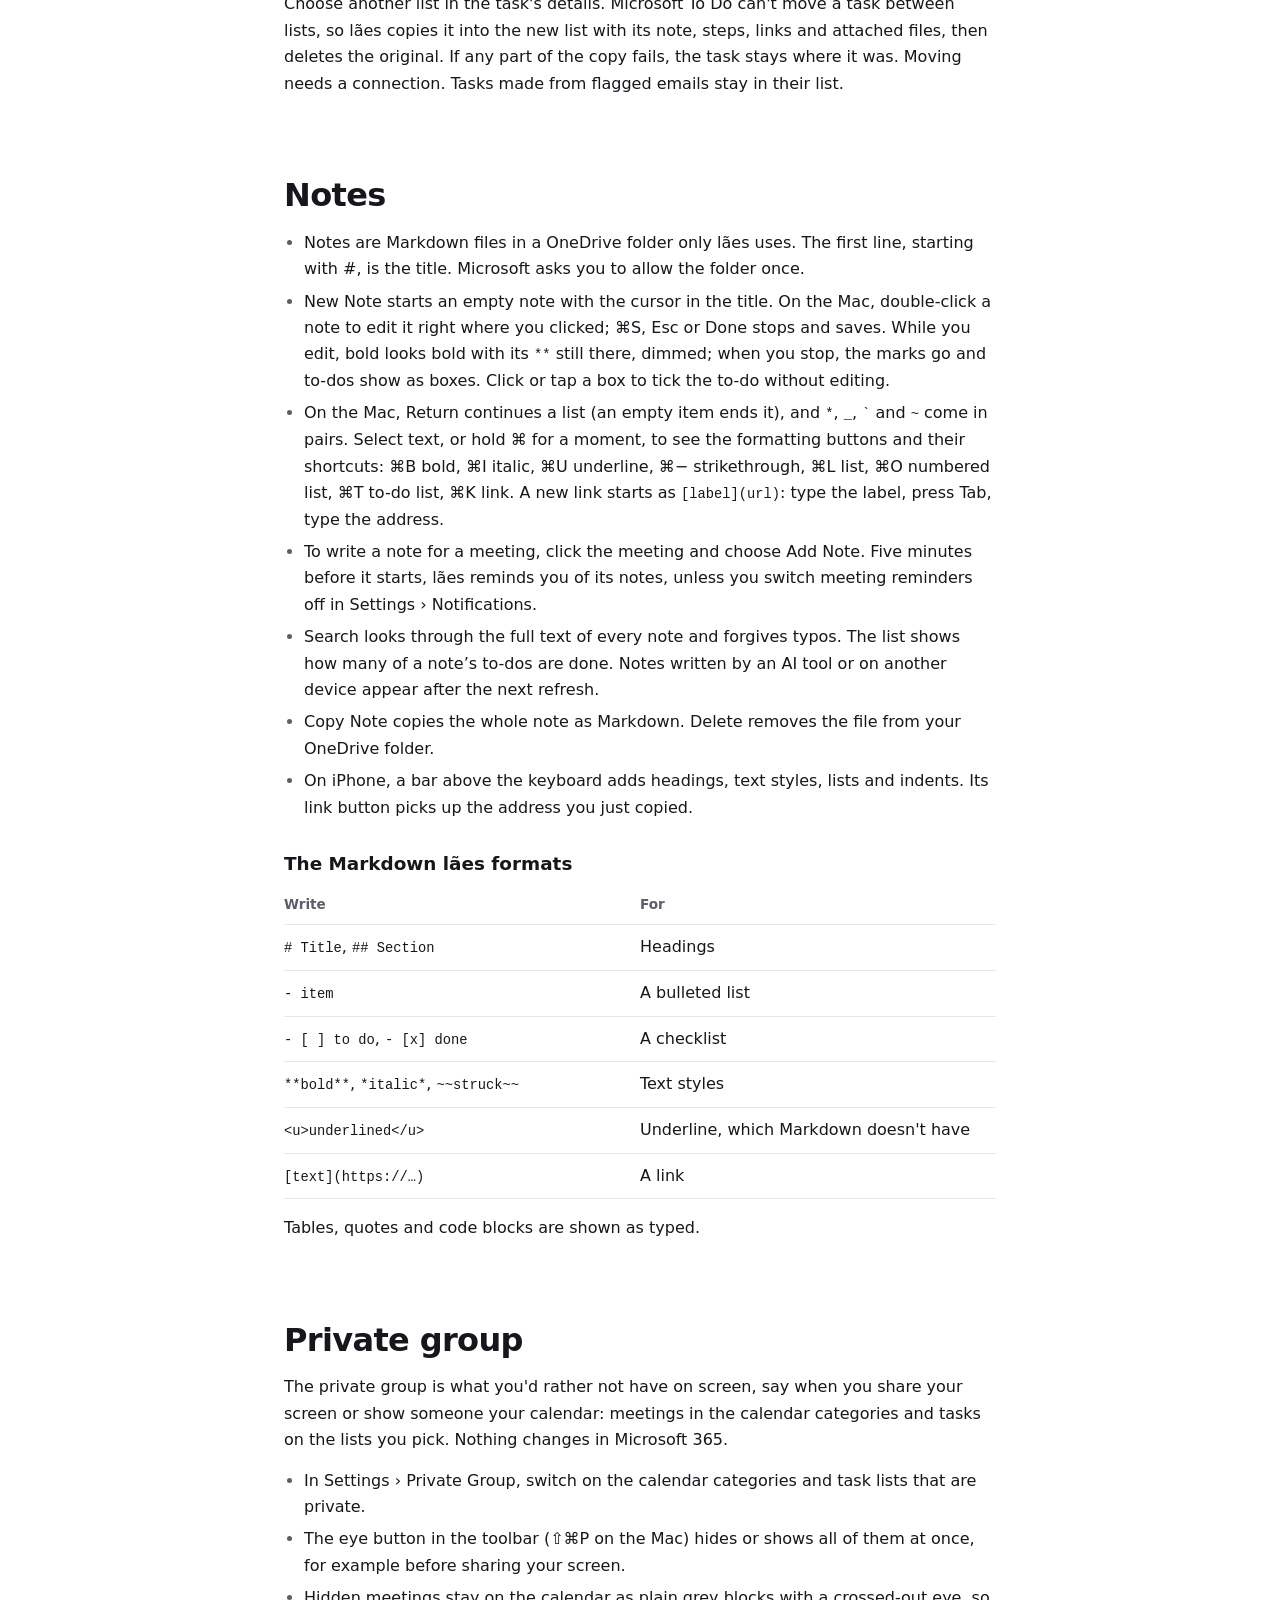
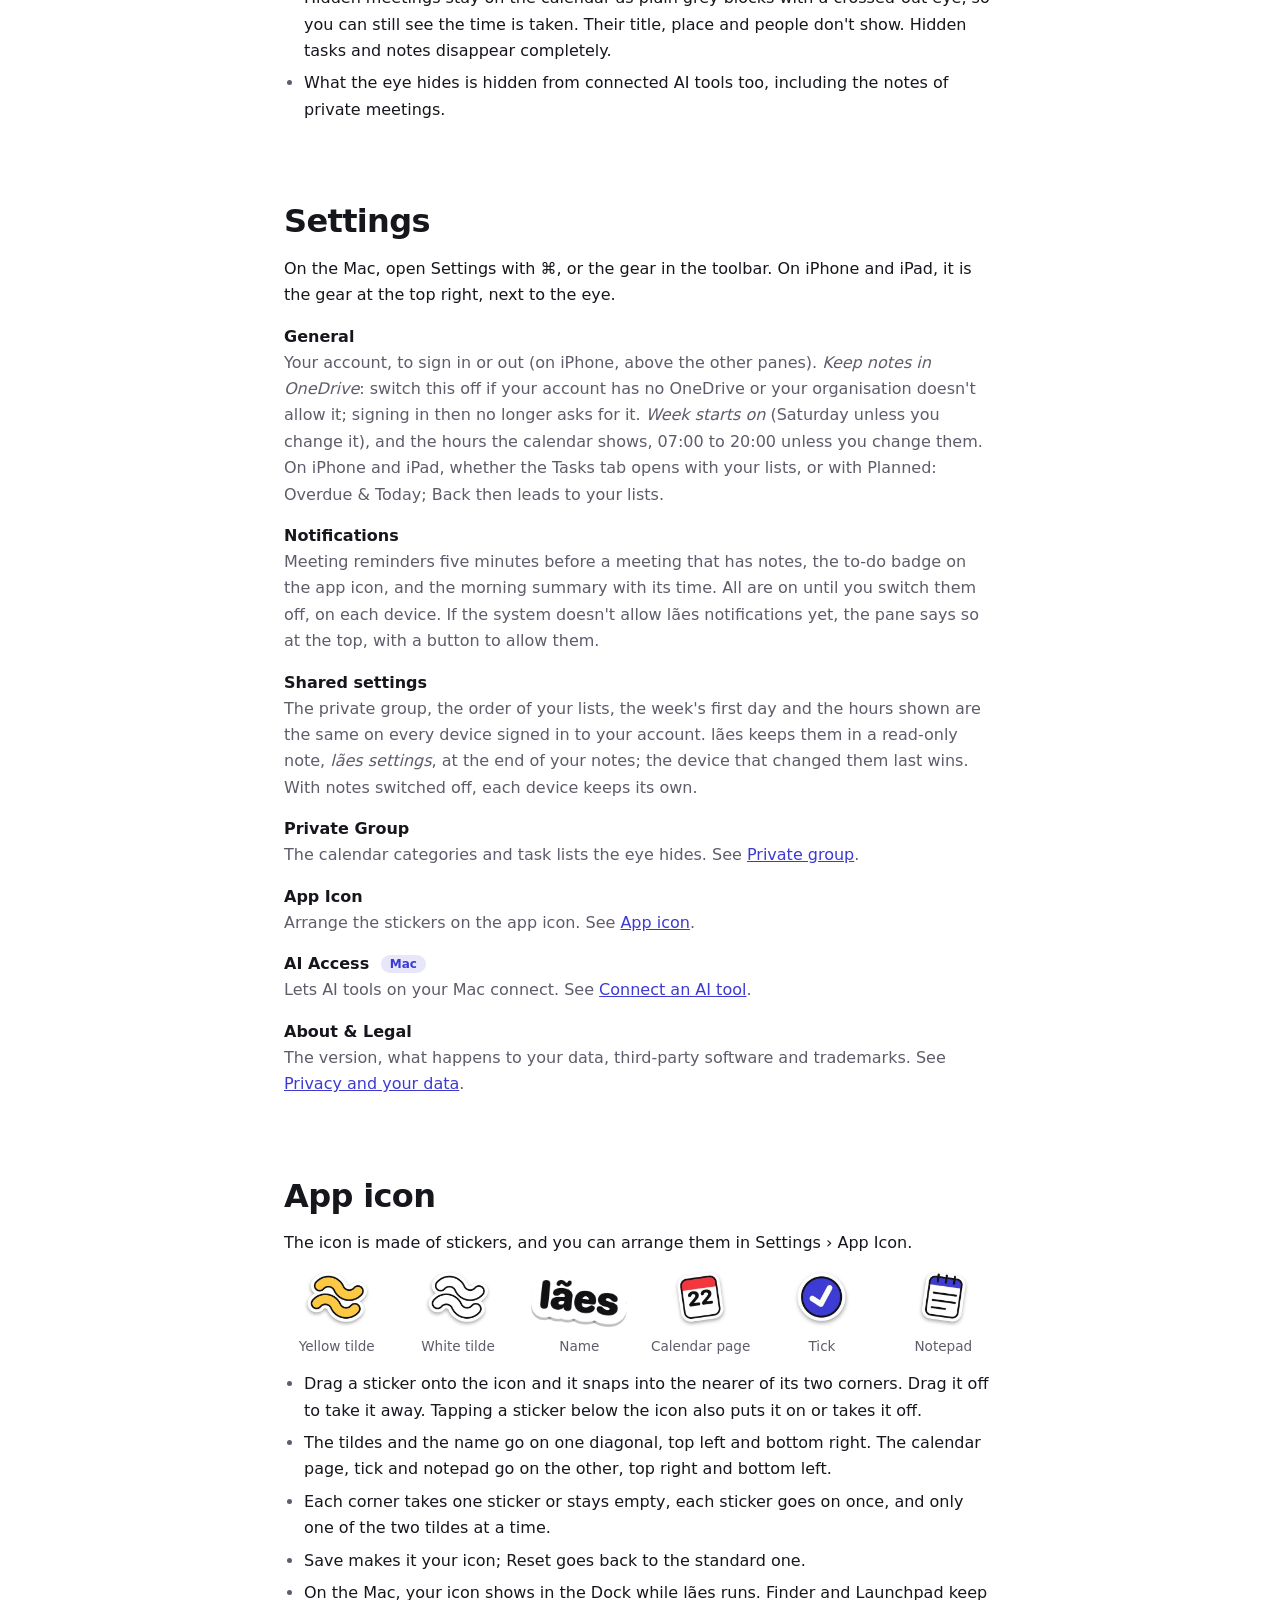
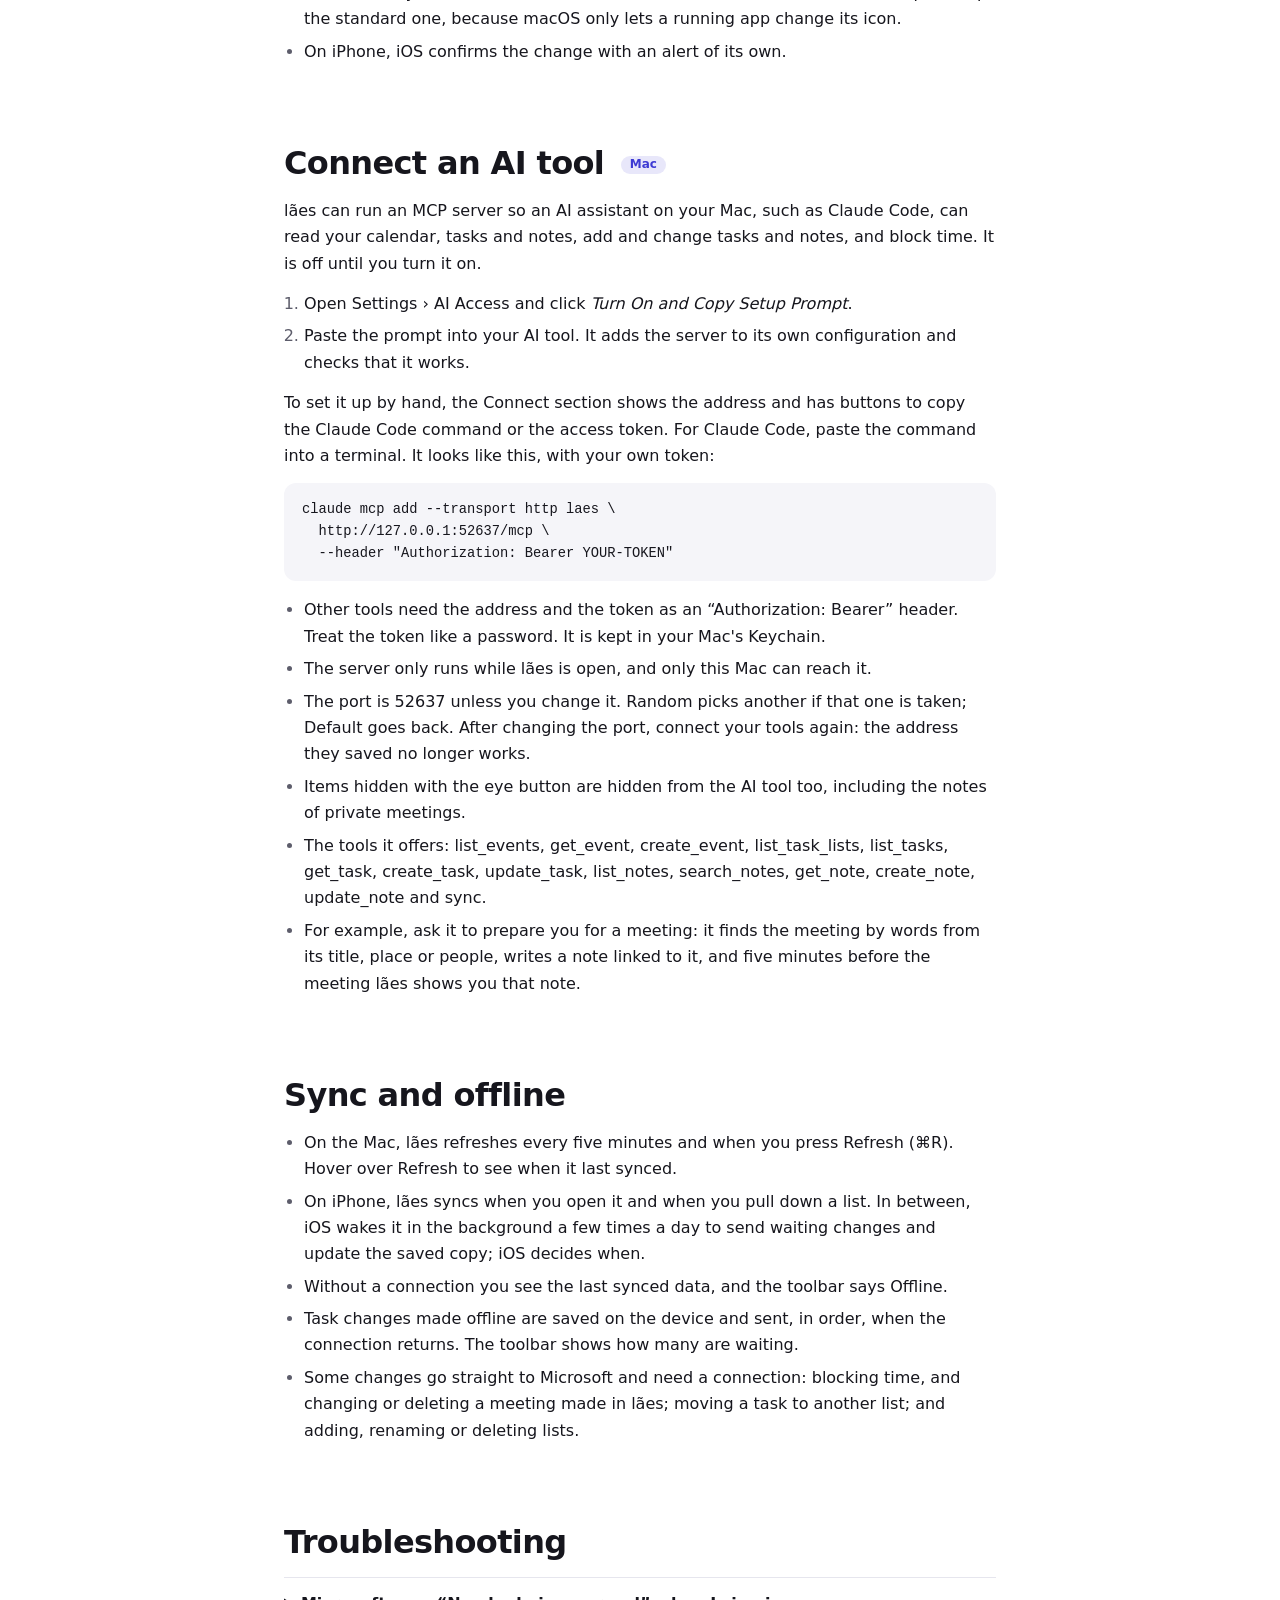
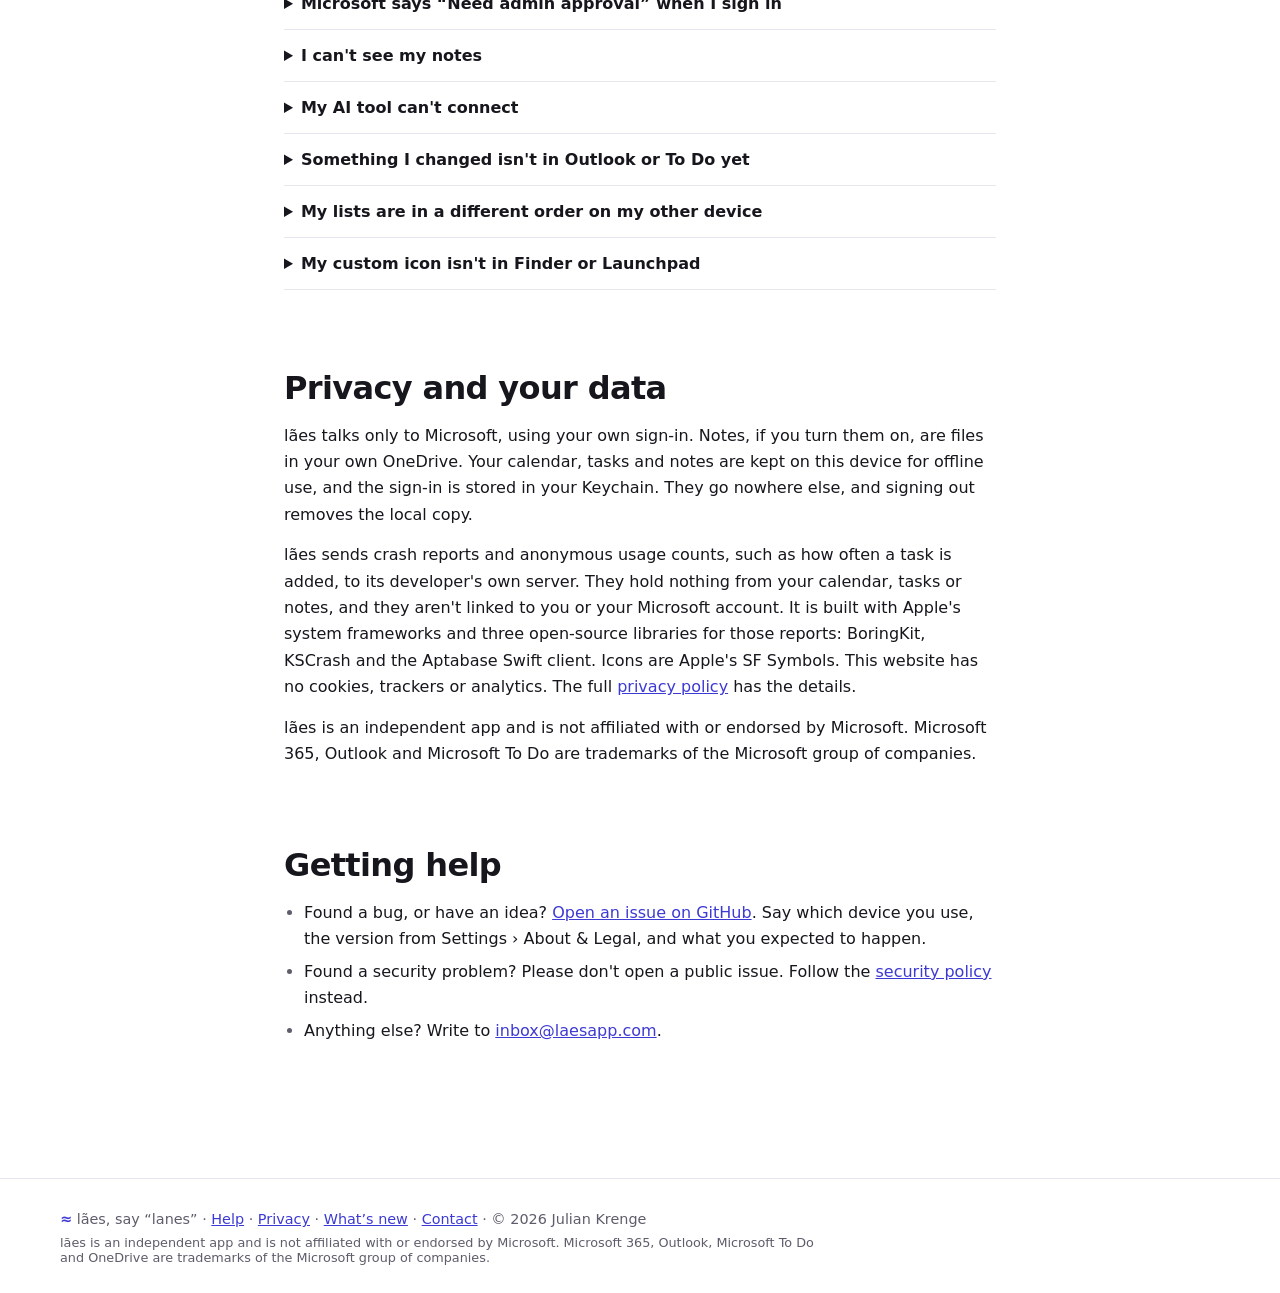
<file: site/help/index.html>
<!DOCTYPE html>
<html lang="en">
<head>
<meta charset="utf-8">
<meta name="viewport" content="width=device-width, initial-scale=1">
<title>Help — lães (say “lanes”)</title>
<meta name="description" content="How to use lães on Mac and iPhone: signing in, weeks, tasks, notes, the private group, the app icon, connecting an AI tool, sync and offline, troubleshooting and privacy.">
<meta name="color-scheme" content="light dark">
<meta name="theme-color" content="#ffffff" media="(prefers-color-scheme: light)">
<meta name="theme-color" content="#0e0e13" media="(prefers-color-scheme: dark)">
<link rel="icon" type="image/png" href="../img/icon.png">
<link rel="apple-touch-icon" href="../img/icon.png">
<link rel="stylesheet" href="../style.css">
</head>
<body>

<a class="skip" href="#main">Skip to content</a>

<header class="nav">
  <a class="brand" href="../">
    <img src="../img/icon-192.webp" alt="" width="32" height="32">
    <span>lães</span>
  </a>
  <nav aria-label="Main">
    <a href="../#connect">Your data</a>
    <a href="../#plan">Planning</a>
    <a href="../#agent">Agent</a>
    <a href="../#views">Views</a>
    <a href="../#custom">Make it yours</a>
    <a class="nav-help" href="./" aria-current="page">Help</a>
  </nav>
  <a class="button small" href="../#beta">Join the beta</a>
</header>

<main id="main" class="doc">

  <div class="doc-head">
    <p class="eyebrow">Help</p>
    <h1>Using lães</h1>
    <p class="lede">How lães works on the Mac and iPhone, what each setting does, and what to try when something doesn't work. On the Mac, the same tips are in the app under Help › lães Help (⌘?).</p>
  </div>

  <nav class="toc" aria-labelledby="toc-title">
    <h2 id="toc-title">On this page</h2>
    <ol>
      <li><a href="#getting-started">Getting started</a></li>
      <li><a href="#getting-around">Getting around</a></li>
      <li><a href="#tasks">Tasks</a></li>
      <li><a href="#notes">Notes</a></li>
      <li><a href="#private">Private group</a></li>
      <li><a href="#settings">Settings</a></li>
      <li><a href="#app-icon">App icon</a></li>
      <li><a href="#ai">Connect an AI tool</a></li>
      <li><a href="#sync">Sync and offline</a></li>
      <li><a href="#troubleshooting">Troubleshooting</a></li>
      <li><a href="#privacy">Privacy and your data</a></li>
      <li><a href="#getting-help">Getting help</a></li>
    </ol>
  </nav>

  <section id="getting-started" aria-labelledby="getting-started-title">
    <h2 id="getting-started-title">Getting started</h2>
    <p>lães is in public beta for Mac and iPhone. <a href="https://testflight.apple.com/join/f6QjPT1S">Join on TestFlight</a>: open the link on your iPhone or Mac, and Apple's TestFlight app installs lães. It needs macOS 15 or later, or iOS 18 or later. The source is <a href="https://github.com/jkrenge/laes">on GitHub</a> under the MIT licence, so you can also build it yourself.</p>
    <ul>
      <li>Sign in with the Microsoft work, school or personal account that holds your calendar. You can pick or add an account each time.</li>
      <li>You need Outlook calendar and Microsoft To Do on that account. Notes also need OneDrive.</li>
      <li>Before you sign in, lães shows sample data, so you can look around first.</li>
      <li>If Microsoft says “Need admin approval”, see <a href="#troubleshooting">Troubleshooting</a>.</li>
    </ul>
  </section>

  <section id="getting-around" aria-labelledby="getting-around-title">
    <h2 id="getting-around-title">Getting around</h2>
    <h3>On the Mac</h3>
    <ul>
      <li>The window shows two weeks, Saturday to Friday: the top row is the first week, the bottom row the week after. Each day lists its tasks on top and its meetings below.</li>
      <li>The switch in the toolbar moves between Weeks, Tasks and Notes. ⌘1, ⌘2 and ⌘3 go straight to one; ⌘L goes to the next. Hold ⌘ for a moment to see the shortcuts under the toolbar's buttons.</li>
      <li>On the Mac, the field in the middle of the toolbar (⌘F) searches everything: tasks, done ones too, notes, and meetings from three months back to six ahead. Typos are forgiven. Results of the view you are in come first. ↓ and ↑ move through them, Return opens one, Esc clears.</li>
      <li>On the Mac, Settings › General › Appearance picks Light, Dark or Automatic, which follows the system.</li>
      <li>Today (⌘T) jumps back to the current week. The arrows (⌘← and ⌘→) move one week at a time.</li>
      <li>Click a meeting to see its time, place, category, status and attendees. From there you can join an online meeting, add a note or open the meeting in Outlook. Meetings from Outlook can't be changed in lães.</li>
      <li>An all-day event tints its whole day column, unless it is marked free, cancelled or declined.</li>
    </ul>
    <h3>On iPhone</h3>
    <ul>
      <li>Four tabs: Calendar, Tasks, Notes and Settings.</li>
      <li>The calendar shows three days at a time and snaps day by day, with next week right below. Today brings you back.</li>
      <li>Pull down on any list to refresh.</li>
    </ul>
    <h3 id="shortcuts">Keyboard shortcuts on the Mac</h3>
    <div class="table-wrap">
      <table class="keys">
        <thead><tr><th scope="col">Keys</th><th scope="col">What they do</th></tr></thead>
        <tbody>
          <tr><td><kbd>⌘1</kbd> <kbd>⌘2</kbd> <kbd>⌘3</kbd></td><td>Weeks, Tasks or Notes</td></tr>
          <tr><td><kbd>⌘L</kbd></td><td>Switch to the next view: Weeks, Tasks, Notes</td></tr>
          <tr><td><kbd>⌘T</kbd></td><td>Go to this week</td></tr>
          <tr><td><kbd>⌘←</kbd> <kbd>⌘→</kbd></td><td>Previous or next week</td></tr>
          <tr><td><kbd>⌘F</kbd></td><td>Search tasks, notes and meetings</td></tr>
          <tr><td><kbd>⌘R</kbd></td><td>Refresh</td></tr>
          <tr><td><kbd>⇧⌘P</kbd></td><td>Hide or show private items</td></tr>
          <tr><td><kbd>⌘,</kbd></td><td>Settings</td></tr>
          <tr><td><kbd>⌘?</kbd></td><td>lães Help</td></tr>
        </tbody>
        <tbody>
          <tr><th scope="rowgroup" colspan="2">The Task menu, for the task open in the Tasks view</th></tr>
          <tr><td><kbd>⌘↩</kbd></td><td>Mark as completed</td></tr>
          <tr><td><kbd>⌘1</kbd></td><td>Due today</td></tr>
          <tr><td><kbd>⌘2</kbd></td><td>Due tomorrow</td></tr>
          <tr><td><kbd>⌘3</kbd></td><td>Due next week (the coming Monday)</td></tr>
          <tr><td><kbd>⌘4</kbd></td><td>Due next weekend (the coming Saturday)</td></tr>
          <tr><td><kbd>⌘0</kbd></td><td>Remove the due date</td></tr>
        </tbody>
      </table>
    </div>
  </section>

  <section id="tasks" aria-labelledby="tasks-title">
    <h2 id="tasks-title">Tasks</h2>
    <p>Your tasks are your Microsoft To Do lists. Whatever you change in lães changes in To Do, and the other way round.</p>
    <h3>In the weeks</h3>
    <ul>
      <li>Each day lists the tasks due that day, under the day's header. Overdue tasks collect on today, with their original date in red.</li>
      <li>Click a task to open it. That is where you tick it off, rename it, choose its list, due date, reminder and repeat, mark it important, add and tick its steps, and write a note.</li>
      <li>Drag a task onto another day to change its due date.</li>
      <li>On the Mac, drag a task into the hours of a day to block an hour for it in your Outlook calendar. The new meeting is private and in the lães category. Drag its bottom edge to change when it ends, or click it and choose Delete to move it to Deleted Items in Outlook.</li>
      <li>Click empty space under a day to add a task for that day. On a full day, scroll to “Add task” at the end of the list. New tasks go to your default To Do list.</li>
      <li>Completing a repeating task brings up its next occurrence a few seconds later.</li>
      <li>A task note is Markdown. A note with formatting from Outlook can only be edited in Outlook.</li>
      <li>The app icon shows how many tasks are due today or overdue, and on mornings with any, a notification at 9:00 says how many. Both show numbers only, never what the tasks say. Both are on from the start: switch either off, or pick another time, in Settings › Notifications; each device has its own setting.</li>
    </ul>
    <h3>In the Tasks view</h3>
    <ul>
      <li>Planned, Important, All and Completed come first, then To Do's own lists, then yours. Planned can show All Planned, Overdue &amp; Today, Overdue, Today, Tomorrow, This Week or Later.</li>
      <li>On iPhone and iPad, pull the lists down to search tasks (on the Mac, the toolbar’s search finds them). It looks in every list, at titles and notes, and forgives typos. Done tasks that match are listed below the open ones. Esc or ✕ goes back.</li>
      <li>Completed shows what you finished, by day, from the last 30 days; Show Older reaches further back. Click or tap a tick to reopen a task.</li>
      <li>Sort by due date, list, title or importance.</li>
      <li>New List adds a list. Right-click a list on the Mac, or swipe it on iPhone, to rename or delete it. Deleting a list deletes it and all its tasks from Microsoft To Do; this can't be undone.</li>
      <li>Drag your lists into the order you like. Microsoft To Do can't sync the order of lists, so it is only stored on that device.</li>
    </ul>
    <h3 id="date-words">Dates and stars as you type</h3>
    <p>In the add bar of the Tasks view, a day or a star in the title is picked up as you type. lães underlines the words, shows what they mean in a badge above the bar, and leaves them out of the title. “Call mom tomorrow star” becomes “Call mom”, due tomorrow and important.</p>
    <div class="table-wrap">
      <table class="keys">
        <thead><tr><th scope="col">Type</th><th scope="col">And the task is</th></tr></thead>
        <tbody>
          <tr><td>today</td><td>due today</td></tr>
          <tr><td>tomorrow</td><td>due tomorrow</td></tr>
          <tr><td>next week</td><td>due the coming Monday</td></tr>
          <tr><td>next month</td><td>due the 1st of next month</td></tr>
          <tr><td>monday … sunday</td><td>due on the next one after today (“friday” on a Friday is next week's)</td></tr>
          <tr><td>star, priority</td><td>marked important</td></tr>
        </tbody>
      </table>
    </div>
    <ul>
      <li>A day may have on, by or due in front of it: “on Friday”, “by Friday”, “due Friday”.</li>
      <li>Only whole words count, and only in English: “Mondays” and “today's” stay part of the title.</li>
      <li>Meant it literally? Click or tap the badge to remove it, and the word stays in the title.</li>
      <li>In Planned, a task without a day gets the day the add bar names, such as “Add a task due tomorrow”.</li>
    </ul>
    <h3 id="moving">Moving a task to another list</h3>
    <p>Choose another list in the task's details. Microsoft To Do can't move a task between lists, so lães copies it into the new list with its note, steps, links and attached files, then deletes the original. If any part of the copy fails, the task stays where it was. Moving needs a connection. Tasks made from flagged emails stay in their list.</p>
  </section>

  <section id="notes" aria-labelledby="notes-title">
    <h2 id="notes-title">Notes</h2>
    <ul>
      <li>Notes are Markdown files in a OneDrive folder only lães uses. The first line, starting with #, is the title. Microsoft asks you to allow the folder once.</li>
      <li>New Note starts an empty note with the cursor in the title. On the Mac, double-click a note to edit it right where you clicked; ⌘S, Esc or Done stops and saves. While you edit, bold looks bold with its <code>**</code> still there, dimmed; when you stop, the marks go and to-dos show as boxes. Click or tap a box to tick the to-do without editing.</li>
      <li>On the Mac, Return continues a list (an empty item ends it), and <code>*</code>, <code>_</code>, <code>`</code> and <code>~</code> come in pairs. Select text, or hold ⌘ for a moment, to see the formatting buttons and their shortcuts: ⌘B bold, ⌘I italic, ⌘U underline, ⌘− strikethrough, ⌘L list, ⌘O numbered list, ⌘T to-do list, ⌘K link. A new link starts as <code>[label](url)</code>: type the label, press Tab, type the address.</li>
      <li>To write a note for a meeting, click the meeting and choose Add Note. Five minutes before it starts, lães reminds you of its notes, unless you switch meeting reminders off in Settings › Notifications.</li>
      <li>Search looks through the full text of every note and forgives typos. The list shows how many of a note’s to-dos are done. Notes written by an AI tool or on another device appear after the next refresh.</li>
      <li>Copy Note copies the whole note as Markdown. Delete removes the file from your OneDrive folder.</li>
      <li>On iPhone, a bar above the keyboard adds headings, text styles, lists and indents. Its link button picks up the address you just copied.</li>
    </ul>
    <h3>The Markdown lães formats</h3>
    <div class="table-wrap">
      <table class="keys wrap">
        <thead><tr><th scope="col">Write</th><th scope="col">For</th></tr></thead>
        <tbody>
          <tr><td><code># Title</code>, <code>## Section</code></td><td>Headings</td></tr>
          <tr><td><code>- item</code></td><td>A bulleted list</td></tr>
          <tr><td><code>- [ ] to do</code>, <code>- [x] done</code></td><td>A checklist</td></tr>
          <tr><td><code>**bold**</code>, <code>*italic*</code>, <code>~~struck~~</code></td><td>Text styles</td></tr>
          <tr><td><code>&lt;u&gt;underlined&lt;/u&gt;</code></td><td>Underline, which Markdown doesn't have</td></tr>
          <tr><td><code>[text](https://…)</code></td><td>A link</td></tr>
        </tbody>
      </table>
    </div>
    <p>Tables, quotes and code blocks are shown as typed.</p>
  </section>

  <section id="private" aria-labelledby="private-title">
    <h2 id="private-title">Private group</h2>
    <p>The private group is what you'd rather not have on screen, say when you share your screen or show someone your calendar: meetings in the calendar categories and tasks on the lists you pick. Nothing changes in Microsoft 365.</p>
    <ul>
      <li>In Settings › Private Group, switch on the calendar categories and task lists that are private.</li>
      <li>The eye button in the toolbar (⇧⌘P on the Mac) hides or shows all of them at once, for example before sharing your screen.</li>
      <li>Hidden meetings stay on the calendar as plain grey blocks with a crossed-out eye, so you can still see the time is taken. Their title, place and people don't show. Hidden tasks and notes disappear completely.</li>
      <li>What the eye hides is hidden from connected AI tools too, including the notes of private meetings.</li>
    </ul>
  </section>

  <section id="settings" aria-labelledby="settings-title">
    <h2 id="settings-title">Settings</h2>
    <p>On the Mac, open Settings with ⌘, or the gear in the toolbar. On iPhone and iPad, it is the gear at the top right, next to the eye.</p>
    <dl class="panes">
      <dt>General</dt>
      <dd>Your account, to sign in or out (on iPhone, above the other panes). <em>Keep notes in OneDrive</em>: switch this off if your account has no OneDrive or your organisation doesn't allow it; signing in then no longer asks for it. <em>Week starts on</em> (Saturday unless you change it), and the hours the calendar shows, 07:00 to 20:00 unless you change them. On iPhone and iPad, whether the Tasks tab opens with your lists, or with Planned: Overdue &amp; Today; Back then leads to your lists.</dd>
      <dt>Notifications</dt>
      <dd>Meeting reminders five minutes before a meeting that has notes, the to-do badge on the app icon, and the morning summary with its time. All are on until you switch them off, on each device. If the system doesn't allow lães notifications yet, the pane says so at the top, with a button to allow them.</dd>
      <dt>Shared settings</dt>
      <dd>The private group, the order of your lists, the week's first day and the hours shown are the same on every device signed in to your account. lães keeps them in a read-only note, <em>lães settings</em>, at the end of your notes; the device that changed them last wins. With notes switched off, each device keeps its own.</dd>
      <dt>Private Group</dt>
      <dd>The calendar categories and task lists the eye hides. See <a href="#private">Private group</a>.</dd>
      <dt>App Icon</dt>
      <dd>Arrange the stickers on the app icon. See <a href="#app-icon">App icon</a>.</dd>
      <dt>AI Access <span class="tag">Mac</span></dt>
      <dd>Lets AI tools on your Mac connect. See <a href="#ai">Connect an AI tool</a>.</dd>
      <dt>About &amp; Legal</dt>
      <dd>The version, what happens to your data, third-party software and trademarks. See <a href="#privacy">Privacy and your data</a>.</dd>
    </dl>
  </section>

  <section id="app-icon" aria-labelledby="app-icon-title">
    <h2 id="app-icon-title">App icon</h2>
    <p>The icon is made of stickers, and you can arrange them in Settings › App Icon.</p>
    <ul class="stickers" aria-label="The stickers">
      <li><img src="../img/sticker-yellow-tilde.webp" alt="" width="240" height="204">Yellow tilde</li>
      <li><img src="../img/sticker-white-tilde.webp" alt="" width="240" height="204">White tilde</li>
      <li><img src="../img/sticker-name.webp" alt="" width="280" height="163">Name</li>
      <li><img src="../img/sticker-page.webp" alt="" width="91" height="96">Calendar page</li>
      <li><img src="../img/sticker-tick.webp" alt="" width="97" height="96">Tick</li>
      <li><img src="../img/sticker-notepad.webp" alt="" width="87" height="96">Notepad</li>
    </ul>
    <ul>
      <li>Drag a sticker onto the icon and it snaps into the nearer of its two corners. Drag it off to take it away. Tapping a sticker below the icon also puts it on or takes it off.</li>
      <li>The tildes and the name go on one diagonal, top left and bottom right. The calendar page, tick and notepad go on the other, top right and bottom left.</li>
      <li>Each corner takes one sticker or stays empty, each sticker goes on once, and only one of the two tildes at a time.</li>
      <li>Save makes it your icon; Reset goes back to the standard one.</li>
      <li>On the Mac, your icon shows in the Dock while lães runs. Finder and Launchpad keep the standard one, because macOS only lets a running app change its icon.</li>
      <li>On iPhone, iOS confirms the change with an alert of its own.</li>
    </ul>
  </section>

  <section id="ai" aria-labelledby="ai-title">
    <h2 id="ai-title">Connect an AI tool <span class="tag">Mac</span></h2>
    <p>lães can run an MCP server so an AI assistant on your Mac, such as Claude Code, can read your calendar, tasks and notes, add and change tasks and notes, and block time. It is off until you turn it on.</p>
    <ol>
      <li>Open Settings › AI Access and click <em>Turn On and Copy Setup Prompt</em>.</li>
      <li>Paste the prompt into your AI tool. It adds the server to its own configuration and checks that it works.</li>
    </ol>
    <p>To set it up by hand, the Connect section shows the address and has buttons to copy the Claude Code command or the access token. For Claude Code, paste the command into a terminal. It looks like this, with your own token:</p>
    <pre class="code" tabindex="0"><code>claude mcp add --transport http laes \
  http://127.0.0.1:52637/mcp \
  --header "Authorization: Bearer YOUR-TOKEN"</code></pre>
    <ul>
      <li>Other tools need the address and the token as an “Authorization: Bearer” header. Treat the token like a password. It is kept in your Mac's Keychain.</li>
      <li>The server only runs while lães is open, and only this Mac can reach it.</li>
      <li>The port is 52637 unless you change it. Random picks another if that one is taken; Default goes back. After changing the port, connect your tools again: the address they saved no longer works.</li>
      <li>Items hidden with the eye button are hidden from the AI tool too, including the notes of private meetings.</li>
      <li>The tools it offers: list_events, get_event, create_event, list_task_lists, list_tasks, get_task, create_task, update_task, list_notes, search_notes, get_note, create_note, update_note and sync.</li>
      <li>For example, ask it to prepare you for a meeting: it finds the meeting by words from its title, place or people, writes a note linked to it, and five minutes before the meeting lães shows you that note.</li>
    </ul>
  </section>

  <section id="sync" aria-labelledby="sync-title">
    <h2 id="sync-title">Sync and offline</h2>
    <ul>
      <li>On the Mac, lães refreshes every five minutes and when you press Refresh (⌘R). Hover over Refresh to see when it last synced.</li>
      <li>On iPhone, lães syncs when you open it and when you pull down a list. In between, iOS wakes it in the background a few times a day to send waiting changes and update the saved copy; iOS decides when.</li>
      <li>Without a connection you see the last synced data, and the toolbar says Offline.</li>
      <li>Task changes made offline are saved on the device and sent, in order, when the connection returns. The toolbar shows how many are waiting.</li>
      <li>Some changes go straight to Microsoft and need a connection: blocking time, and changing or deleting a meeting made in lães; moving a task to another list; and adding, renaming or deleting lists.</li>
    </ul>
  </section>

  <section id="troubleshooting" aria-labelledby="troubleshooting-title">
    <h2 id="troubleshooting-title">Troubleshooting</h2>
    <details>
      <summary>Microsoft says “Need admin approval” when I sign in</summary>
      <p>Your organisation requires its IT team to approve lães once. Send them the message shown on that screen. lães asks for these permissions:</p>
      <ul>
        <li><code>User.Read</code>, to sign you in</li>
        <li><code>Calendars.ReadWrite</code>, for your calendar and the time you block</li>
        <li><code>Tasks.ReadWrite</code>, for Microsoft To Do</li>
        <li><code>MailboxSettings.Read</code>, for the colours of your Outlook categories</li>
        <li><code>Files.ReadWrite.AppFolder</code>, for the notes, only in a OneDrive folder of lães' own</li>
        <li><code>offline_access</code>, to stay signed in</li>
      </ul>
    </details>
    <details>
      <summary>I can't see my notes</summary>
      <p>Notes may be switched off. Turn on <em>Keep notes in OneDrive</em> in Settings › General, or click <em>Turn On Notes</em> in the Notes view. Microsoft then asks you to allow the folder. If your account has no OneDrive, or your organisation doesn't allow it, notes stay off.</p>
      <p>A note written by an AI tool or on another device appears after the next refresh.</p>
    </details>
    <details>
      <summary>My AI tool can't connect</summary>
      <ul>
        <li>lães has to be open on the Mac, with <em>Let AI tools on this Mac connect</em> switched on in Settings › AI Access.</li>
        <li>If AI Access shows an error, another app may be using the port. Click Random, then connect your tool again, since its saved address has changed.</li>
        <li>Copy the setup prompt or the command again, so the address and token are current.</li>
      </ul>
    </details>
    <details>
      <summary>Something I changed isn't in Outlook or To Do yet</summary>
      <p>If the toolbar says Offline, your task changes are waiting and go out, in order, when the connection returns. Otherwise press Refresh (⌘R), or pull down on iPhone. Moving a task between lists and changes to lists and blocked time need a connection; if one fails, lães says so in a bar at the top.</p>
    </details>
    <details>
      <summary>My lists are in a different order on my other device</summary>
      <p>Microsoft To Do can't sync the order of lists, so each device keeps its own.</p>
    </details>
    <details>
      <summary>My custom icon isn't in Finder or Launchpad</summary>
      <p>macOS only lets a running app change its icon, so your design shows in the Dock while lães runs, and Finder and Launchpad keep the standard icon.</p>
    </details>
  </section>

  <section id="privacy" aria-labelledby="privacy-title">
    <h2 id="privacy-title">Privacy and your data</h2>
    <p>lães talks only to Microsoft, using your own sign-in. Notes, if you turn them on, are files in your own OneDrive. Your calendar, tasks and notes are kept on this device for offline use, and the sign-in is stored in your Keychain. They go nowhere else, and signing out removes the local copy.</p>
    <p>lães sends crash reports and anonymous usage counts, such as how often a task is added, to its developer's own server. They hold nothing from your calendar, tasks or notes, and they aren't linked to you or your Microsoft account. It is built with Apple's system frameworks and three open-source libraries for those reports: BoringKit, KSCrash and the Aptabase Swift client. Icons are Apple's SF Symbols. This website has no cookies, trackers or analytics. The full <a href="../privacy/">privacy policy</a> has the details.</p>
    <p>lães is an independent app and is not affiliated with or endorsed by Microsoft. Microsoft 365, Outlook and Microsoft To Do are trademarks of the Microsoft group of companies.</p>
  </section>

  <section id="getting-help" aria-labelledby="getting-help-title">
    <h2 id="getting-help-title">Getting help</h2>
    <ul>
      <li>Found a bug, or have an idea? <a href="https://github.com/jkrenge/laes/issues/new/choose">Open an issue on GitHub</a>. Say which device you use, the version from Settings › About &amp; Legal, and what you expected to happen.</li>
      <li>Found a security problem? Please don't open a public issue. Follow the <a href="https://github.com/jkrenge/laes/security/policy">security policy</a> instead.</li>
      <li>Anything else? Write to <a data-mail>inbox at laesapp.com</a>.</li>
    </ul>
  </section>

</main>

<footer class="footer">
  <p><span class="tilde" aria-hidden="true">≈</span> lães, say “lanes” · <a href="./" aria-current="page">Help</a> · <a href="../privacy/">Privacy</a> · <a href="../changelog/">What’s new</a> · <a href="#getting-help">Contact</a> · © 2026 Julian Krenge</p>
  <p class="fine">lães is an independent app and is not affiliated with or endorsed by Microsoft. Microsoft 365, Outlook, Microsoft To Do and OneDrive are trademarks of the Microsoft group of companies.</p>
</footer>

<script>
  // The address is put together here rather than written in the page, so bots that harvest addresses from HTML don't find it.
  for (const link of document.querySelectorAll("a[data-mail]")) {
    const address = ["inbox", "laesapp.com"].join("@");
    link.href = "mailto:" + address;
    link.textContent = address;
  }
</script>

</body>
</html>
</file>
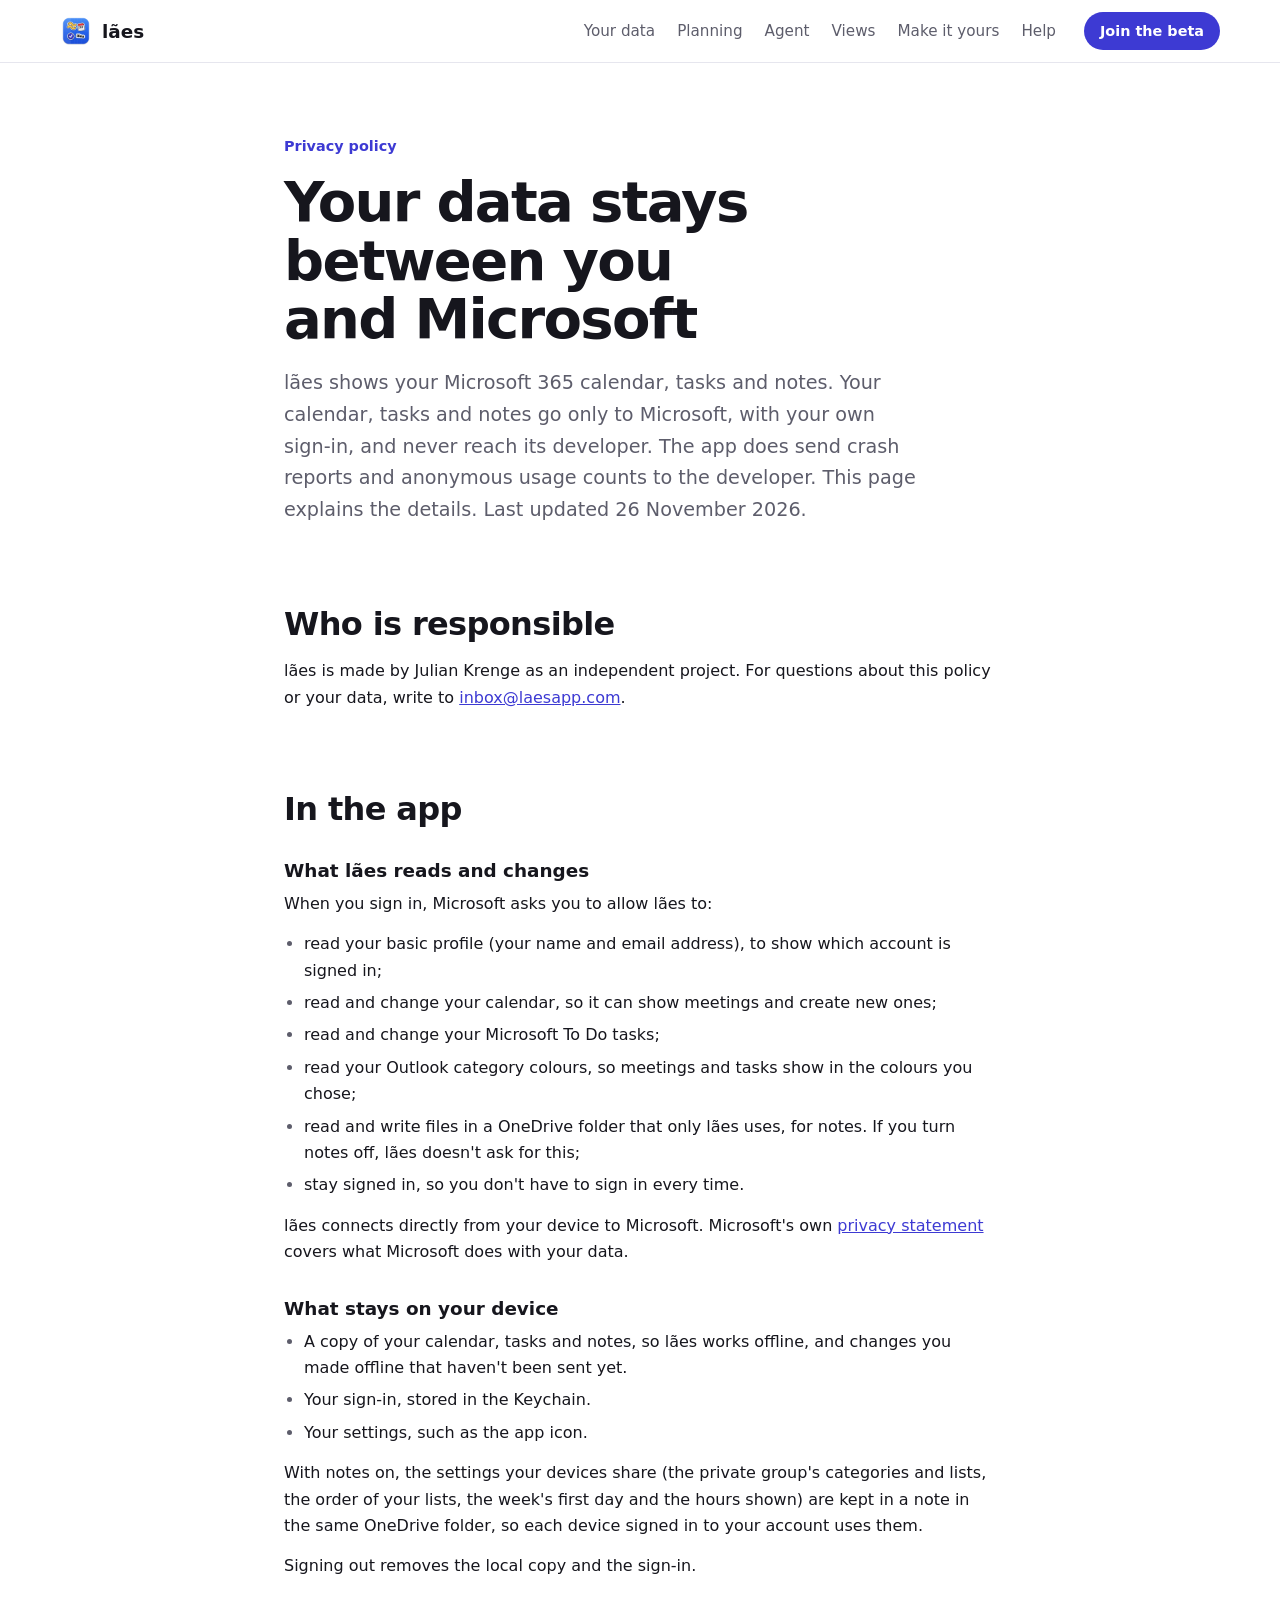
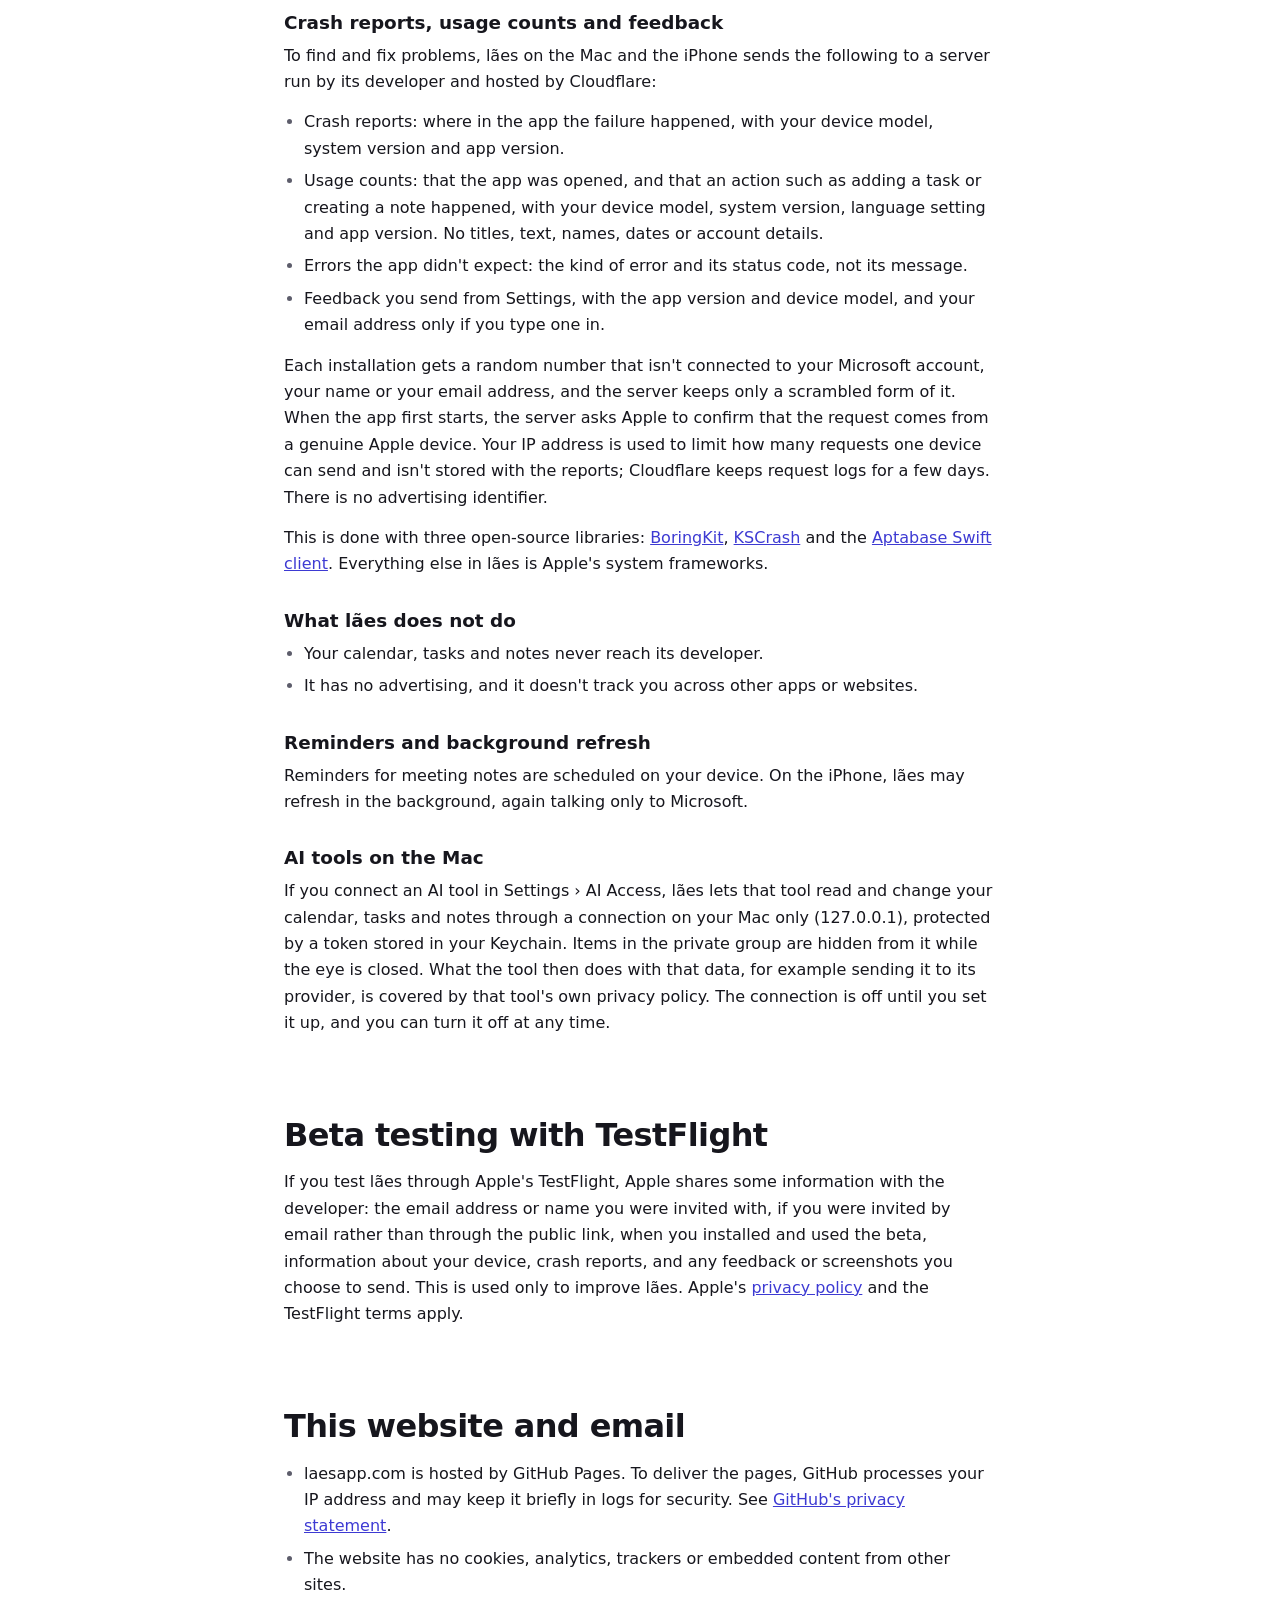
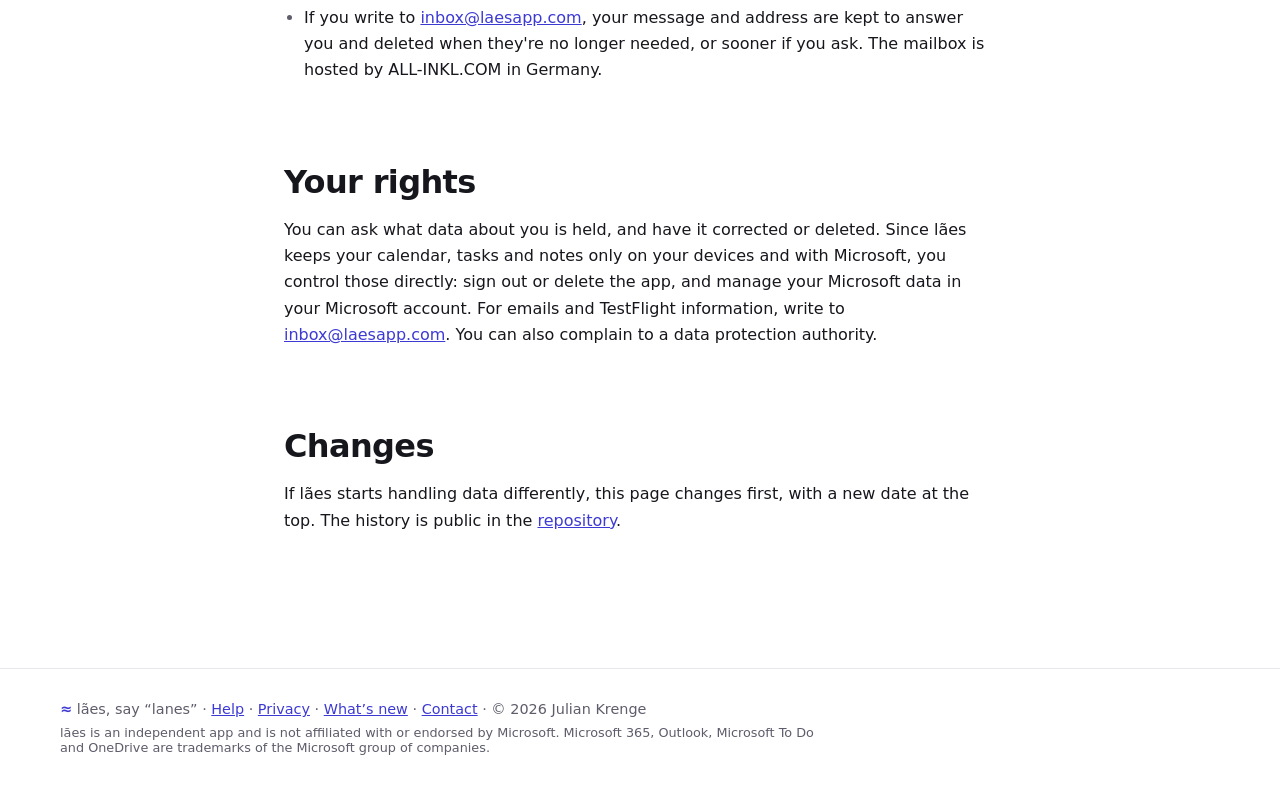
<file: site/privacy/index.html>
<!DOCTYPE html>
<html lang="en">
<head>
<meta charset="utf-8">
<meta name="viewport" content="width=device-width, initial-scale=1">
<title>Privacy policy — lães (say “lanes”)</title>
<meta name="description" content="What lães does with your data: your calendar, tasks and notes go only to Microsoft with your own sign-in, a copy stays on your device, and the developer gets only crash reports and anonymous usage counts.">
<meta name="color-scheme" content="light dark">
<meta name="theme-color" content="#ffffff" media="(prefers-color-scheme: light)">
<meta name="theme-color" content="#0e0e13" media="(prefers-color-scheme: dark)">
<link rel="icon" type="image/png" href="../img/icon.png">
<link rel="apple-touch-icon" href="../img/icon.png">
<link rel="stylesheet" href="../style.css">
</head>
<body>

<a class="skip" href="#main">Skip to content</a>

<header class="nav">
  <a class="brand" href="../">
    <img src="../img/icon-192.webp" alt="" width="32" height="32">
    <span>lães</span>
  </a>
  <nav aria-label="Main">
    <a href="../#connect">Your data</a>
    <a href="../#plan">Planning</a>
    <a href="../#agent">Agent</a>
    <a href="../#views">Views</a>
    <a href="../#custom">Make it yours</a>
    <a class="nav-help" href="../help/">Help</a>
  </nav>
  <a class="button small" href="../#beta">Join the beta</a>
</header>

<main id="main" class="doc">

  <div class="doc-head">
    <p class="eyebrow">Privacy policy</p>
    <h1>Your data stays between you and Microsoft</h1>
    <p class="lede">lães shows your Microsoft 365 calendar, tasks and notes. Your calendar, tasks and notes go only to Microsoft, with your own sign-in, and never reach its developer. The app does send crash reports and anonymous usage counts to the developer. This page explains the details. Last updated 26 November 2026.</p>
  </div>

  <section id="who" aria-labelledby="who-title">
    <h2 id="who-title">Who is responsible</h2>
    <p>lães is made by Julian Krenge as an independent project. For questions about this policy or your data, write to <a data-mail>inbox at laesapp.com</a>.</p>
  </section>

  <section id="app" aria-labelledby="app-title">
    <h2 id="app-title">In the app</h2>
    <h3>What lães reads and changes</h3>
    <p>When you sign in, Microsoft asks you to allow lães to:</p>
    <ul>
      <li>read your basic profile (your name and email address), to show which account is signed in;</li>
      <li>read and change your calendar, so it can show meetings and create new ones;</li>
      <li>read and change your Microsoft To Do tasks;</li>
      <li>read your Outlook category colours, so meetings and tasks show in the colours you chose;</li>
      <li>read and write files in a OneDrive folder that only lães uses, for notes. If you turn notes off, lães doesn't ask for this;</li>
      <li>stay signed in, so you don't have to sign in every time.</li>
    </ul>
    <p>lães connects directly from your device to Microsoft. Microsoft's own <a href="https://privacy.microsoft.com/privacystatement">privacy statement</a> covers what Microsoft does with your data.</p>

    <h3>What stays on your device</h3>
    <ul>
      <li>A copy of your calendar, tasks and notes, so lães works offline, and changes you made offline that haven't been sent yet.</li>
      <li>Your sign-in, stored in the Keychain.</li>
      <li>Your settings, such as the app icon.</li>
    </ul>
    <p>With notes on, the settings your devices share (the private group's categories and lists, the order of your lists, the week's first day and the hours shown) are kept in a note in the same OneDrive folder, so each device signed in to your account uses them.</p>
    <p>Signing out removes the local copy and the sign-in.</p>

    <h3>Crash reports, usage counts and feedback</h3>
    <p>To find and fix problems, lães on the Mac and the iPhone sends the following to a server run by its developer and hosted by Cloudflare:</p>
    <ul>
      <li>Crash reports: where in the app the failure happened, with your device model, system version and app version.</li>
      <li>Usage counts: that the app was opened, and that an action such as adding a task or creating a note happened, with your device model, system version, language setting and app version. No titles, text, names, dates or account details.</li>
      <li>Errors the app didn't expect: the kind of error and its status code, not its message.</li>
      <li>Feedback you send from Settings, with the app version and device model, and your email address only if you type one in.</li>
    </ul>
    <p>Each installation gets a random number that isn't connected to your Microsoft account, your name or your email address, and the server keeps only a scrambled form of it. When the app first starts, the server asks Apple to confirm that the request comes from a genuine Apple device. Your IP address is used to limit how many requests one device can send and isn't stored with the reports; Cloudflare keeps request logs for a few days. There is no advertising identifier.</p>
    <p>This is done with three open-source libraries: <a href="https://github.com/jkrenge/boring-ass-app-kit">BoringKit</a>, <a href="https://github.com/kstenerud/KSCrash">KSCrash</a> and the <a href="https://github.com/aptabase/aptabase-swift">Aptabase Swift client</a>. Everything else in lães is Apple's system frameworks.</p>

    <h3>What lães does not do</h3>
    <ul>
      <li>Your calendar, tasks and notes never reach its developer.</li>
      <li>It has no advertising, and it doesn't track you across other apps or websites.</li>
    </ul>

    <h3>Reminders and background refresh</h3>
    <p>Reminders for meeting notes are scheduled on your device. On the iPhone, lães may refresh in the background, again talking only to Microsoft.</p>

    <h3>AI tools on the Mac</h3>
    <p>If you connect an AI tool in Settings › AI Access, lães lets that tool read and change your calendar, tasks and notes through a connection on your Mac only (127.0.0.1), protected by a token stored in your Keychain. Items in the private group are hidden from it while the eye is closed. What the tool then does with that data, for example sending it to its provider, is covered by that tool's own privacy policy. The connection is off until you set it up, and you can turn it off at any time.</p>
  </section>

  <section id="beta" aria-labelledby="beta-title">
    <h2 id="beta-title">Beta testing with TestFlight</h2>
    <p>If you test lães through Apple's TestFlight, Apple shares some information with the developer: the email address or name you were invited with, if you were invited by email rather than through the public link, when you installed and used the beta, information about your device, crash reports, and any feedback or screenshots you choose to send. This is used only to improve lães. Apple's <a href="https://www.apple.com/legal/privacy/">privacy policy</a> and the TestFlight terms apply.</p>
  </section>

  <section id="website" aria-labelledby="website-title">
    <h2 id="website-title">This website and email</h2>
    <ul>
      <li>laesapp.com is hosted by GitHub Pages. To deliver the pages, GitHub processes your IP address and may keep it briefly in logs for security. See <a href="https://docs.github.com/en/site-policy/privacy-policies/github-general-privacy-statement">GitHub's privacy statement</a>.</li>
      <li>The website has no cookies, analytics, trackers or embedded content from other sites.</li>
      <li>If you write to <a data-mail>inbox at laesapp.com</a>, your message and address are kept to answer you and deleted when they're no longer needed, or sooner if you ask. The mailbox is hosted by ALL-INKL.COM in Germany.</li>
    </ul>
  </section>

  <section id="rights" aria-labelledby="rights-title">
    <h2 id="rights-title">Your rights</h2>
    <p>You can ask what data about you is held, and have it corrected or deleted. Since lães keeps your calendar, tasks and notes only on your devices and with Microsoft, you control those directly: sign out or delete the app, and manage your Microsoft data in your Microsoft account. For emails and TestFlight information, write to <a data-mail>inbox at laesapp.com</a>. You can also complain to a data protection authority.</p>
  </section>

  <section id="changes" aria-labelledby="changes-title">
    <h2 id="changes-title">Changes</h2>
    <p>If lães starts handling data differently, this page changes first, with a new date at the top. The history is public in the <a href="https://github.com/jkrenge/laes/commits/main/site/privacy/index.html">repository</a>.</p>
  </section>

</main>

<footer class="footer">
  <p><span class="tilde" aria-hidden="true">≈</span> lães, say “lanes” · <a href="../help/">Help</a> · <a href="./" aria-current="page">Privacy</a> · <a href="../changelog/">What’s new</a> · <a href="../help/#getting-help">Contact</a> · © 2026 Julian Krenge</p>
  <p class="fine">lães is an independent app and is not affiliated with or endorsed by Microsoft. Microsoft 365, Outlook, Microsoft To Do and OneDrive are trademarks of the Microsoft group of companies.</p>
</footer>

<script>
  // The address is put together here rather than written in the page, so bots that harvest addresses from HTML don't find it.
  for (const link of document.querySelectorAll("a[data-mail]")) {
    const address = ["inbox", "laesapp.com"].join("@");
    link.href = "mailto:" + address;
    link.textContent = address;
  }
</script>

</body>
</html>
</file>
<file: site/style.css>
/* lães — quiet neutrals, indigo for action, the stickers' yellow and red as small accents. */
:root {
  color-scheme: light dark;
  --primary: #3D3AD3;       /* white text on it: 7.6:1 */
  --primary-hover: #2f2cb8;
  --ink: #3D3AD3;           /* indigo text on light backgrounds */
  --warm: #FFC943;
  --alert: #F4373D;
  --green: #035740;
  --text: #16161d;
  --muted: #5d5d6b;         /* 6.4:1 on white, 6:1 on --soft */
  --line: #e6e6ee;
  --line-strong: #c4c4d2;
  --bg: #ffffff;
  --soft: #f5f5f9;
  --raised: #ffffff;
  --device-edge: rgb(0 0 0 / .1);
  --shadow: 20 18 90;
  --radius: 18px;
  --max: 1160px;
  font-family: system-ui, -apple-system, BlinkMacSystemFont, "Segoe UI", sans-serif;
  color: var(--text);
  background: var(--bg);
  -webkit-font-smoothing: antialiased;
}
@media (prefers-color-scheme: dark) {
  :root {
    --primary: #4f4ce6;     /* white text on it: 6:1, and 3.2:1 against the page */
    --primary-hover: #5f5cf0;
    --ink: #b0aeff;
    --text: #ececf2;
    --muted: #a4a4b4;
    --line: #272730;
    --line-strong: #43434f;
    --bg: #0e0e13;
    --soft: #17171e;
    --raised: #20202a;
    --device-edge: rgb(255 255 255 / .14);
    --shadow: 0 0 0;
  }
}

* { box-sizing: border-box; }
body { margin: 0; }
img { display: block; max-width: 100%; height: auto; }
h1, h2, h3 { text-wrap: balance; margin: 0; }
p { text-wrap: pretty; }
a { color: var(--ink); }
figure { margin: 0; }
:focus-visible { outline: 3px solid var(--ink); outline-offset: 3px; border-radius: 6px; }

.skip { position: absolute; left: -999px; top: 8px; background: var(--bg); color: var(--text); padding: 8px 14px; z-index: 20; }
.skip:focus { left: 8px; }
.visually-hidden { position: absolute; width: 1px; height: 1px; overflow: hidden; clip-path: inset(50%); white-space: nowrap; }

/* Buttons */
.button {
  display: inline-flex; align-items: center; justify-content: center;
  min-height: 48px; padding: 0 24px; border-radius: 999px;
  background: var(--primary); color: #fff; text-decoration: none; font-weight: 600; font-size: 1rem;
  transition: background-color .2s, scale .15s;
}
.button:hover { background: var(--primary-hover); }
.button:active { scale: .98; }
.button.small { min-height: 38px; padding: 0 16px; font-size: .9rem; }
.button.ghost { background: transparent; color: var(--ink); box-shadow: inset 0 0 0 1.5px var(--line-strong); }
.button.ghost:hover { background: var(--soft); }

/* Nav */
.nav {
  position: sticky; top: 0; z-index: 10;
  display: flex; align-items: center; gap: 28px;
  padding: 12px max(24px, calc((100% - var(--max)) / 2));
  background: var(--bg); border-bottom: 1px solid var(--line);
}
.brand { display: flex; align-items: center; gap: 10px; text-decoration: none; color: var(--text); font-weight: 700; font-size: 1.15rem; }
.nav nav { display: flex; gap: 22px; margin-left: auto; }
.nav nav a { color: var(--muted); text-decoration: none; font-size: .95rem; padding: 6px 0; }
.nav nav a:hover, .nav nav a[aria-current="page"] { color: var(--text); }
.nav nav a[aria-current="page"] { font-weight: 600; }
/* On phones the bar keeps only Help; the page's sections are a scroll away */
@media (max-width: 720px) { .nav nav a:not(.nav-help) { display: none; } }

section { padding: 0 24px; }
.eyebrow { color: var(--ink); font-weight: 600; font-size: .9rem; margin: 0 0 14px; }
.eyebrow.on-dark { color: var(--warm); }
.lede { font-size: clamp(1.06rem, 1rem + .4vw, 1.2rem); line-height: 1.55; color: var(--muted); max-width: 640px; }
.section-head { max-width: var(--max); margin: 0 auto 48px; }
.section-head h2, .agent h2, .beta h2 { font-size: clamp(2rem, 4vw, 3rem); letter-spacing: -.025em; line-height: 1.08; }

/* Hero */
.hero { position: relative; max-width: var(--max); margin: 0 auto; padding-top: clamp(40px, 5vw, 64px); text-align: center; }
.hero h1 { font-size: clamp(2.5rem, 6vw, 4.75rem); letter-spacing: -.035em; line-height: 1.03; }
.accent { color: var(--ink); }
.hero h1 .accent { display: block; margin-top: .4em; font-size: .5em; letter-spacing: -.025em; line-height: 1.15; }
.hero .lede { max-width: 700px; margin: 22px auto 30px; }
.cta-row { display: flex; gap: 12px; justify-content: center; flex-wrap: wrap; }

/* The name: the app's own sticker, and how to say it */
.name { display: inline-flex; align-items: center; gap: 14px; margin: 0 0 20px; text-align: left; }
.name img { width: 112px; rotate: -4deg; }
.say { display: grid; gap: 2px; font-size: .95rem; color: var(--muted); }
.say b { color: var(--text); font-size: 1.05rem; }

/* Stickers at the hero's edges, only where there is room beside the text */
.float { position: absolute; pointer-events: none; }
.float-tilde { width: 112px; left: 0; top: 56px; rotate: -14deg; }
.float-page { width: 68px; right: 2%; top: 64px; rotate: 9deg; }
@media (max-width: 1099px) { .float { display: none; } }

/* Hero showcase: Weeks, Tasks and Notes on the Mac and iPhone, in sync */
.showcase { padding: 0; margin-top: clamp(36px, 4vw, 48px); }
.showcase-controls { display: flex; flex-wrap: wrap; justify-content: center; align-items: center; gap: 12px; margin-bottom: clamp(24px, 3vw, 32px); }
.picker { display: flex; gap: 4px; padding: 4px; border-radius: 999px; background: var(--soft); box-shadow: inset 0 0 0 1px var(--line); }
.picker button, .rotation {
  position: relative; display: inline-flex; align-items: center; gap: 8px;
  min-height: 44px; border: 0; border-radius: 999px; cursor: pointer; touch-action: manipulation;
  font: inherit; font-size: .95rem; font-weight: 600; color: var(--muted); background: transparent;
  transition: color .2s, background-color .2s, box-shadow .2s;
}
.picker button { padding: 0 18px 0 10px; }
.picker button img { width: 26px; height: 26px; object-fit: contain; }
.picker button:hover { color: var(--text); }
.picker button[aria-current="true"] {
  color: var(--text); background: var(--raised);
  box-shadow: 0 0 0 1px var(--line-strong), 0 2px 8px -3px rgb(var(--shadow) / .25);
}
/* The current screen's underline; while rotating it fills up until the next screen */
.picker button[aria-current="true"]::after {
  content: ""; position: absolute; left: 44px; right: 18px; bottom: 7px; height: 2px; border-radius: 2px;
  background: var(--primary); transform-origin: left;
}
.is-playing .picker button[aria-current="true"]::after { animation: fill 6s linear; }
.is-playing:is(.is-hovered, .is-focused, .is-offscreen) .picker button[aria-current="true"]::after { animation-play-state: paused; }
@keyframes fill { from { scale: 0 1; } }

.rotation { padding: 0 16px 0 12px; box-shadow: inset 0 0 0 1px var(--line-strong); }
.rotation:hover { color: var(--text); background: var(--soft); }
.rotation svg { width: 18px; height: 18px; fill: none; stroke: currentColor; stroke-width: 2.4; stroke-linecap: round; stroke-linejoin: round; }
.rotation .i-play { fill: currentColor; stroke: none; }
.is-playing .rotation .i-play, .showcase:not(.is-playing) .rotation .i-pause { display: none; }

.stage { position: relative; isolation: isolate; display: grid; max-width: 1040px; margin: 0 auto; }
.stage::before { /* a quiet surface the devices stand on */
  content: ""; position: absolute; z-index: -1; inset: 34% -24px 3%; border-radius: 28px; background: var(--soft);
}
.shot { grid-area: 1 / 1; position: relative; padding-bottom: 8%; text-align: left; }
.shot .mac { width: 84%; margin-left: 2%; }
.shot .phone { position: absolute; right: 8%; bottom: 0; width: 21%; }
/* Crossfade: the new screen fades in on top, then the old one fades out underneath */
.shot { opacity: 0; transition: opacity .3s .45s; }
.shot.is-current { opacity: 1; z-index: 1; transition: opacity .45s; }
@media (max-width: 720px) {
  .stage::before { inset: 30% -12px 2%; }
  .shot { padding-bottom: 20%; }
  .shot .mac { width: 88%; margin-left: 0; }
  .shot .phone { right: 0; width: 31%; }
}

/* Devices: the Mac screenshots are whole windows, toolbar included; the iPhone's frame is drawn in CSS */
.mac {
  position: relative; overflow: hidden; border-radius: clamp(8px, 1.1vw, 14px); background: var(--soft);
  box-shadow: 0 0 0 1px var(--device-edge), 0 30px 60px -28px rgb(var(--shadow) / .4);
}
.mac img { width: 100%; }

.phone { position: relative; container-type: inline-size; }
.phone img {
  width: 100%; border: 4cqi solid #1b1b21; border-radius: 16cqi; background: #fff;
  box-shadow: 0 0 0 1px var(--device-edge), 0 24px 48px -18px rgb(var(--shadow) / .45);
}
.phone::after { /* the Dynamic Island */
  content: ""; position: absolute; top: 3.1%; left: 35%; width: 30%; height: 4.2%; border-radius: 99px; background: #1b1b21;
}

/* Chat mock */
.chat { width: min(460px, 100%); display: grid; gap: 14px; }
.msg { margin: 0; padding: 16px 18px; border-radius: 18px; line-height: 1.5; font-size: 1rem; box-shadow: 0 12px 30px -16px rgb(var(--shadow) / .35); }
.msg.you { background: var(--primary); color: #fff; justify-self: end; border-bottom-right-radius: 6px; max-width: 86%; }
.msg.ai { background: var(--raised); border-bottom-left-radius: 6px; }
.tool { display: inline-block; font: 600 .78rem ui-monospace, SFMono-Regular, Menlo, monospace; color: var(--ink); background: color-mix(in srgb, var(--primary) 12%, var(--raised)); border-radius: 6px; padding: 3px 7px; margin: 0 6px 10px 0; }

/* Agent */
.agent {
  position: relative;
  max-width: var(--max); margin: clamp(96px, 12vw, 160px) auto 0; padding: clamp(40px, 6vw, 72px);
  display: grid; grid-template-columns: 1fr 1fr; gap: 48px; align-items: center;
  border-radius: 32px; color: #fff; background: #3D3AD3; /* the brand indigo in both themes: the yellow eyebrow needs it for 5:1 */
}
.agent :focus-visible { outline-color: #fff; }
.float-agent { position: absolute; width: 104px; top: -40px; right: 40px; rotate: 10deg; pointer-events: none; }
.agent-copy p { color: rgb(255 255 255 / .88); line-height: 1.6; font-size: 1.08rem; }
.ticks { list-style: none; padding: 0; margin: 24px 0 0; display: grid; gap: 12px; }
.ticks li { position: relative; padding-left: 30px; line-height: 1.5; }
.ticks li::before { content: "~"; position: absolute; left: 0; top: -6px; color: var(--warm); font-size: 1.6rem; font-weight: 700; }
.terminal { min-width: 0; background: #101018; border-radius: 16px; overflow: hidden; box-shadow: 0 30px 60px -24px rgb(0 0 0 / .6); }
.term-bar { display: flex; gap: 7px; padding: 13px 16px; background: #1a1a26; }
.term-bar span { width: 11px; height: 11px; border-radius: 50%; background: #3a3a4d; }
.terminal pre { margin: 0; padding: 22px 22px 26px; overflow-x: auto; color: #e8e8f2; font: .86rem/1.65 ui-monospace, SFMono-Regular, Menlo, monospace; }
.terminal pre:focus-visible { outline-offset: -3px; }
.terminal .dim { color: #9b9bb5; }
@media (max-width: 860px) {
  .agent { grid-template-columns: 1fr; margin-inline: 16px; padding-top: 56px; }
  .float-agent { width: 76px; top: -34px; right: 20px; }
}

/* What it connects */
.connect { max-width: var(--max); margin: 0 auto; padding-top: clamp(96px, 12vw, 160px); text-align: center; }
.connect-icon { margin: 0 auto 24px; }
.connect h2 { font-size: clamp(1.6rem, 3.2vw, 2.4rem); letter-spacing: -.02em; line-height: 1.15; max-width: 780px; margin: 0 auto; }
.sources { list-style: none; padding: 0; margin: 40px auto 0; display: flex; flex-wrap: wrap; justify-content: center; gap: 16px; }
.sources li { display: grid; justify-items: center; gap: 4px; width: 216px; padding: 26px 16px; border-radius: var(--radius); background: var(--soft); }
.sources li span:last-child { color: var(--muted); font-size: .92rem; }
.sources img { margin-bottom: 8px; }
.connect .lede { margin: 36px auto 0; }
.connect .facts { text-align: left; margin-top: clamp(48px, 6vw, 72px); }
.facts { max-width: var(--max); margin: 0 auto; display: grid; grid-template-columns: repeat(auto-fit, minmax(240px, 1fr)); gap: 36px; }
.facts h3 { font-size: 1.12rem; margin-bottom: 8px; }
.facts h3::before { content: "~ "; color: var(--ink); }
.facts p { margin: 0; color: var(--muted); line-height: 1.6; }

/* Opinionated task management: the copy beside a task being dropped into the calendar */
.plan { max-width: var(--max); margin: 0 auto; padding-top: clamp(96px, 12vw, 160px); display: grid; grid-template-columns: 5fr 6fr; gap: clamp(32px, 5vw, 64px); align-items: center; }
.plan h2 { font-size: clamp(2rem, 4vw, 3rem); letter-spacing: -.025em; line-height: 1.08; }
.plan .lede { margin: 18px 0 0; }
.ticks.dark-on-light li { color: var(--muted); }
.ticks.dark-on-light b { color: var(--text); }
.ticks.dark-on-light li::before { color: var(--ink); }
@media (max-width: 900px) { .plan { grid-template-columns: 1fr; } }

.drop { min-width: 0; }
.drop-stage {
  --head: 38px; --tasks: 78px; --row: 34px;
  position: relative; display: grid; grid-template-columns: repeat(3, minmax(0, 1fr)); overflow: hidden;
  border-radius: 20px; background: var(--raised); font-size: .82rem;
  box-shadow: 0 0 0 1px var(--line), 0 30px 60px -28px rgb(var(--shadow) / .35);
}
.drop-col + .drop-col { border-left: 1px solid var(--line); }
.drop-day { margin: 0; height: var(--head); display: flex; align-items: center; gap: 6px; padding: 0 12px; color: var(--muted); border-bottom: 1px solid var(--line); }
.drop-day b { color: var(--text); }
.drop-tasks { height: var(--tasks); padding: 8px; display: grid; align-content: start; gap: 6px; border-bottom: 1px solid var(--line); }
.drop-task { position: relative; display: block; padding: 5px 8px 5px 24px; border-radius: 8px; background: var(--soft); font-weight: 500; white-space: nowrap; overflow: hidden; text-overflow: ellipsis; }
.drop-task::before { content: ""; position: absolute; left: 8px; top: 50%; width: 9px; height: 9px; margin-top: -6px; border: 1.5px solid var(--muted); border-radius: 50%; }
.drop-hours { position: relative; height: calc(var(--row) * 8); background: repeating-linear-gradient(to bottom, transparent 0 calc(var(--row) - 1px), var(--line) calc(var(--row) - 1px) var(--row)); }
.drop-event {
  position: absolute; left: 5px; right: 5px; top: calc(var(--from) * var(--row) + 1px); height: calc((var(--to) - var(--from)) * var(--row) - 3px);
  padding: 4px 8px; border-radius: 6px; border-left: 3px solid var(--primary); font-weight: 600;
  background: color-mix(in srgb, var(--primary) 16%, var(--raised)); white-space: nowrap; overflow: hidden; text-overflow: ellipsis;
}
.drop-event.green { border-color: var(--green); background: color-mix(in srgb, var(--green) 18%, var(--raised)); }
.drop-block { border: 1.5px solid var(--primary); border-left-width: 3px; background: var(--raised); transform-origin: top; }
.drop-flying {
  position: absolute; left: calc(100% / 3 + 8px); width: calc(100% / 3 - 16px); top: calc(var(--head) + 8px); opacity: 0;
  background: var(--raised); box-shadow: 0 0 0 1px var(--line-strong), 0 12px 26px -8px rgb(var(--shadow) / .5);
}
.drop figcaption { display: flex; align-items: center; justify-content: space-between; gap: 16px; margin-top: 16px; color: var(--muted); }
.drop:not(.is-playing) .rotation .i-pause, .icon-lab:not(.is-playing) .rotation .i-pause { display: none; }
/* Still, the block is simply there. Moving, the task lifts off its day, travels down and becomes the block. */
@media (prefers-reduced-motion: no-preference) {
  .drop.is-playing .drop-flying { animation: drop-fly 7s ease-in-out infinite; }
  .drop.is-playing .drop-block { animation: drop-land 7s ease-in-out infinite; }
}
@media (prefers-reduced-motion: reduce) { .drop .rotation, .icon-lab .rotation, .hand { display: none; } }
@keyframes drop-fly {
  0%, 12% { opacity: 0; translate: 0 0; scale: 1; }
  17% { opacity: 1; translate: 0 0; scale: 1.05; }
  42%, 46% { opacity: 1; translate: 0 calc(var(--tasks) - 7px + var(--row) * 4); scale: 1.05; }
  51%, 100% { opacity: 0; translate: 0 calc(var(--tasks) - 7px + var(--row) * 4); scale: 1; }
}
@keyframes drop-land {
  0%, 45% { opacity: 0; scale: 1 .45; }
  53%, 93% { opacity: 1; scale: 1; }
  100% { opacity: 0; scale: 1; }
}

/* Agent: a conversation above the command that connects it */
.agent-demo { display: grid; gap: 20px; min-width: 0; }
.agent .chat { width: 100%; }
.agent .msg.you { background: #fff; color: #16161d; }
.agent .msg.ai { background: #101018; color: #e8e8f2; }
.agent .tool { color: #c9c8ff; background: rgb(255 255 255 / .12); }

/* The three views */
.views { padding-top: clamp(96px, 12vw, 160px); }
.view { max-width: var(--max); margin: 0 auto clamp(72px, 9vw, 120px); display: grid; grid-template-columns: 5fr 7fr; gap: clamp(32px, 5vw, 64px); align-items: center; }
.view.flip .view-copy { order: 2; }
.view-copy h3, .search-band h3 { font-size: clamp(1.6rem, 2.8vw, 2.3rem); letter-spacing: -.025em; line-height: 1.1; margin-bottom: 16px; }
.view-copy p, .search-band p { color: var(--muted); font-size: 1.08rem; line-height: 1.6; margin: 0; }
.view-copy .step, .search-band .step { display: inline-flex; align-items: center; gap: 8px; margin: 0 0 18px; padding: 6px 14px 6px 8px; border-radius: 999px; background: var(--soft); color: var(--text); font-weight: 700; font-size: .92rem; line-height: 1.2; }
.step img { width: 24px; height: 24px; object-fit: contain; }
.points { list-style: none; padding: 0; margin: 22px 0 0; display: grid; gap: 10px; color: var(--muted); line-height: 1.5; }
.points li { position: relative; padding-left: 26px; }
.points li::before { content: "~"; position: absolute; left: 0; top: -5px; color: var(--ink); font-size: 1.4rem; font-weight: 700; }
.view-stage { min-width: 0; }
.duo { position: relative; padding-bottom: 28px; }
.duo .mac { width: 88%; }
.duo .phone { position: absolute; right: 0; bottom: 0; width: 24%; }
.view.flip .duo .mac { margin-left: auto; }
.view.flip .duo .phone { right: auto; left: 0; }
@media (max-width: 900px) {
  .view { grid-template-columns: 1fr; gap: 28px; }
  .view.flip .view-copy { order: 0; }
}
.search-band { max-width: var(--max); margin: 0 auto; padding: clamp(28px, 4vw, 48px); border-radius: 28px; background: var(--soft); display: grid; grid-template-columns: 5fr 7fr; gap: clamp(28px, 4vw, 48px); align-items: center; }
.search-band .step { background: var(--raised); padding-left: 14px; }
@media (max-width: 900px) { .search-band { grid-template-columns: 1fr; } }

/* Customise: the appearance switch and the icon designer */
.custom { padding-top: clamp(96px, 12vw, 160px); }
.custom-grid { max-width: var(--max); margin: 0 auto; display: grid; grid-template-columns: repeat(auto-fit, minmax(min(420px, 100%), 1fr)); gap: 24px; }
.lab { min-width: 0; padding: clamp(24px, 3vw, 36px); border-radius: 28px; background: var(--soft); }
.lab h3 { font-size: 1.35rem; letter-spacing: -.01em; margin-bottom: 14px; }
.lab p { margin: 0 0 20px; color: var(--muted); line-height: 1.55; }
.segmented { display: inline-flex; gap: 4px; margin: 0 0 22px; padding: 4px; border: 0; border-radius: 999px; background: var(--raised); box-shadow: inset 0 0 0 1px var(--line); }
.segmented label { position: relative; }
.segmented input { position: absolute; inset: 0; margin: 0; opacity: 0; cursor: pointer; }
.segmented span { display: grid; place-items: center; min-height: 40px; padding: 0 16px; border-radius: 999px; font-weight: 600; font-size: .92rem; color: var(--muted); transition: color .2s, background-color .2s; }
.segmented input:checked + span { color: #fff; background: var(--primary); }
.segmented input:focus-visible + span { outline: 3px solid var(--ink); outline-offset: 2px; }
/* Automatic follows the visitor's own setting, as the app follows the Mac's */
.appearance-shots { display: grid; }
.appearance-shots img { grid-area: 1 / 1; transition: opacity .35s; }
.appearance-shots .dark { opacity: 0; }
@media (prefers-color-scheme: dark) {
  .appearance-shots .dark { opacity: 1; }
  .appearance-shots .light { opacity: 0; }
}
.appearance:has(input[value="light"]:checked) .light, .appearance:has(input[value="dark"]:checked) .dark { opacity: 1; }
.appearance:has(input[value="light"]:checked) .dark, .appearance:has(input[value="dark"]:checked) .light { opacity: 0; }

.icon-row { position: relative; display: grid; grid-template-columns: minmax(130px, 200px) 1fr; gap: 24px; align-items: center; }
.icon-plate { position: relative; aspect-ratio: 1; overflow: hidden; border-radius: 22.37%; box-shadow: 0 18px 40px -16px rgb(var(--shadow) / .55); }
.icon-plate > img:first-child { width: 100%; height: 100%; }
.icon-plate .on { position: absolute; height: auto; max-width: none; }
@media (prefers-reduced-motion: no-preference) { .icon-plate .on.is-new { animation: pop .3s cubic-bezier(.3, 1.6, .5, 1); } }
@keyframes pop { from { scale: .6; opacity: 0; } }
/* The demo: a hand carries stickers between the icon and the tray (demo.js) */
.carried, .hand { position: absolute; pointer-events: none; }
.carried { z-index: 2; height: auto; max-width: none; filter: drop-shadow(0 6px 8px rgb(0 0 0 / .35)); transition: left .7s, top .7s, width .7s; transition-timing-function: cubic-bezier(.45, 0, .2, 1); }
.hand { left: 0; top: 0; z-index: 3; width: 34px; height: 34px; opacity: 0; transform-origin: 33% 8%; filter: drop-shadow(0 2px 3px rgb(0 0 0 / .4)); transition: opacity .3s, scale .15s, translate .7s cubic-bezier(.45, 0, .2, 1); }
.hand.is-shown { opacity: 1; }
.hand.is-down { scale: .86; }
.hand .fill { fill: #fff; }
.hand .line { fill: none; stroke: #16161d; stroke-width: 1.5; stroke-linecap: round; stroke-linejoin: round; }
.icon-lab .rotation { margin-top: 22px; }
.tray { display: grid; grid-template-columns: repeat(auto-fit, minmax(max(68px, 30%), 1fr)); gap: 8px; }   /* three across, two where "Calendar" would not fit */
.tray button {
  display: grid; justify-items: center; align-content: center; gap: 6px; min-height: 76px; padding: 10px 4px; border: 0; border-radius: 14px; cursor: pointer; touch-action: manipulation;
  font: inherit; font-size: .78rem; font-weight: 600; color: #fff; background: #2c2a96; transition: background-color .2s, box-shadow .2s;
}
.tray button img { height: 30px; width: auto; }
.tray button[aria-pressed="true"] { background: #3D3AD3; box-shadow: inset 0 0 0 2.5px var(--warm); }
.tray button:hover { background: #4744dc; }
@media (max-width: 480px) { .icon-row { grid-template-columns: 1fr; justify-items: center; } .icon-plate { width: 180px; } .tray { width: 100%; } }

.settings-list { max-width: var(--max); margin: clamp(40px, 5vw, 64px) auto 0; display: grid; grid-template-columns: repeat(auto-fit, minmax(240px, 1fr)); gap: 36px; }
.settings-list dt { font-weight: 700; font-size: 1.12rem; margin-bottom: 8px; }
.settings-list dt::before { content: "~ "; color: var(--ink); }
.settings-list dd { margin: 0; color: var(--muted); line-height: 1.6; }

/* Beta */
.beta { text-align: center; max-width: 720px; margin: 0 auto; padding-top: clamp(96px, 12vw, 160px); padding-bottom: clamp(80px, 10vw, 140px); }
.beta img { margin: 0 auto 26px; }
.beta p { color: var(--muted); font-size: 1.15rem; line-height: 1.55; margin: 18px 0 30px; }

/* Changelog: a quiet list above the footer */
.changelog { padding: 0 max(24px, calc((100% - var(--max)) / 2)) 56px; color: var(--muted); font-size: .95rem; line-height: 1.6; }
.changelog h2 { font-size: 1.12rem; color: var(--text); margin-bottom: 14px; }
.changelog dl { margin: 0; display: grid; gap: 14px; }
.changelog dl > div { display: grid; grid-template-columns: 11rem 1fr; gap: 2px 28px; }
.changelog dt { color: var(--text); font-weight: 600; }
.changelog time { display: block; color: var(--muted); font-weight: 400; }
.changelog dd { margin: 0; grid-column: 2; }
@media (max-width: 560px) {
  .changelog dl > div { grid-template-columns: 1fr; }
  .changelog dd { grid-column: 1; }
}

/* Footer */
.footer { border-top: 1px solid var(--line); padding: 32px max(24px, calc((100% - var(--max)) / 2)); color: var(--muted); font-size: .9rem; }
.footer p { margin: 0 0 8px; }
.footer .fine { font-size: .8rem; max-width: 760px; }
.tilde { color: var(--ink); font-weight: 700; }

/* Help: one readable column */
.doc { max-width: 760px; margin: 0 auto; padding: clamp(40px, 6vw, 72px) 24px clamp(80px, 10vw, 120px); }
.doc section { padding: 0; margin-top: clamp(56px, 7vw, 80px); }
.doc-head h1 { font-size: clamp(2.4rem, 5vw, 3.5rem); letter-spacing: -.03em; line-height: 1.05; }
.doc-head .lede { margin: 18px 0 0; }
.doc h2 { font-size: clamp(1.6rem, 3vw, 2rem); letter-spacing: -.02em; line-height: 1.15; margin-bottom: 16px; }
.doc h3 { font-size: 1.15rem; margin: 32px 0 10px; }
.doc p, .doc li, .doc dd { line-height: 1.65; }
.doc p { margin: 0 0 14px; }
.doc ul, .doc ol { padding-left: 1.25em; margin: 0 0 14px; }
.doc li + li { margin-top: 6px; }
.doc li::marker { color: var(--muted); }
.doc code, kbd { font-family: ui-monospace, SFMono-Regular, Menlo, monospace; font-size: .86em; }
kbd { font-weight: 600; padding: 2px 7px; border-radius: 6px; background: var(--soft); box-shadow: inset 0 0 0 1px var(--line-strong); white-space: nowrap; }

.toc { margin-top: 40px; padding: 24px 28px; border-radius: var(--radius); background: var(--soft); }
.toc h2 { font-size: .95rem; letter-spacing: 0; color: var(--muted); margin-bottom: 10px; }
.toc ol { columns: 2 220px; column-gap: 32px; margin: 0; }
.doc .toc li { margin: 0; padding: 4px 0; break-inside: avoid; }
.toc a { text-decoration: none; }
.toc a:hover { text-decoration: underline; }

.table-wrap { overflow-x: auto; margin: 0 0 16px; }
.keys { width: 100%; border-collapse: collapse; }
.keys th, .keys td { text-align: left; vertical-align: top; padding: 10px 16px 10px 0; border-bottom: 1px solid var(--line); line-height: 1.5; }
.keys thead th { color: var(--muted); font-size: .85rem; font-weight: 600; }
.keys tbody th { padding-top: 26px; }
.keys td:first-child { white-space: nowrap; width: 1%; }
.keys.wrap td:first-child { white-space: normal; width: 50%; }
.keys code { white-space: nowrap; }
.code { margin: 0 0 16px; padding: 16px 18px; border-radius: 12px; background: var(--soft); overflow-x: auto; line-height: 1.6; }

.panes { margin: 0; }
.panes dt { font-weight: 600; margin-top: 18px; }
.panes dd { margin: 4px 0 0; color: var(--muted); }
.tag {
  display: inline-block; vertical-align: middle; margin-left: 6px; padding: 2px 9px; border-radius: 999px;
  font-size: .75rem; font-weight: 600; letter-spacing: 0; color: var(--ink); background: color-mix(in srgb, var(--primary) 12%, var(--bg));
}

.stickers { list-style: none; display: grid; grid-template-columns: repeat(auto-fill, minmax(96px, 1fr)); gap: 16px; margin: 20px 0 24px; }
.doc .stickers { padding: 0; }
.doc .stickers li { margin: 0; display: grid; justify-items: center; gap: 8px; font-size: .85rem; color: var(--muted); text-align: center; }
.stickers img { height: 56px; width: auto; }

.doc details { border-top: 1px solid var(--line); }
.doc details:last-of-type { border-bottom: 1px solid var(--line); }
.doc details[open] { padding-bottom: 10px; }
.doc summary { cursor: pointer; padding: 16px 0; font-weight: 600; }
.doc summary:hover { color: var(--ink); }

/* Section jumps land below the sticky bar */
section[id] { scroll-margin-top: 72px; }
</file>
